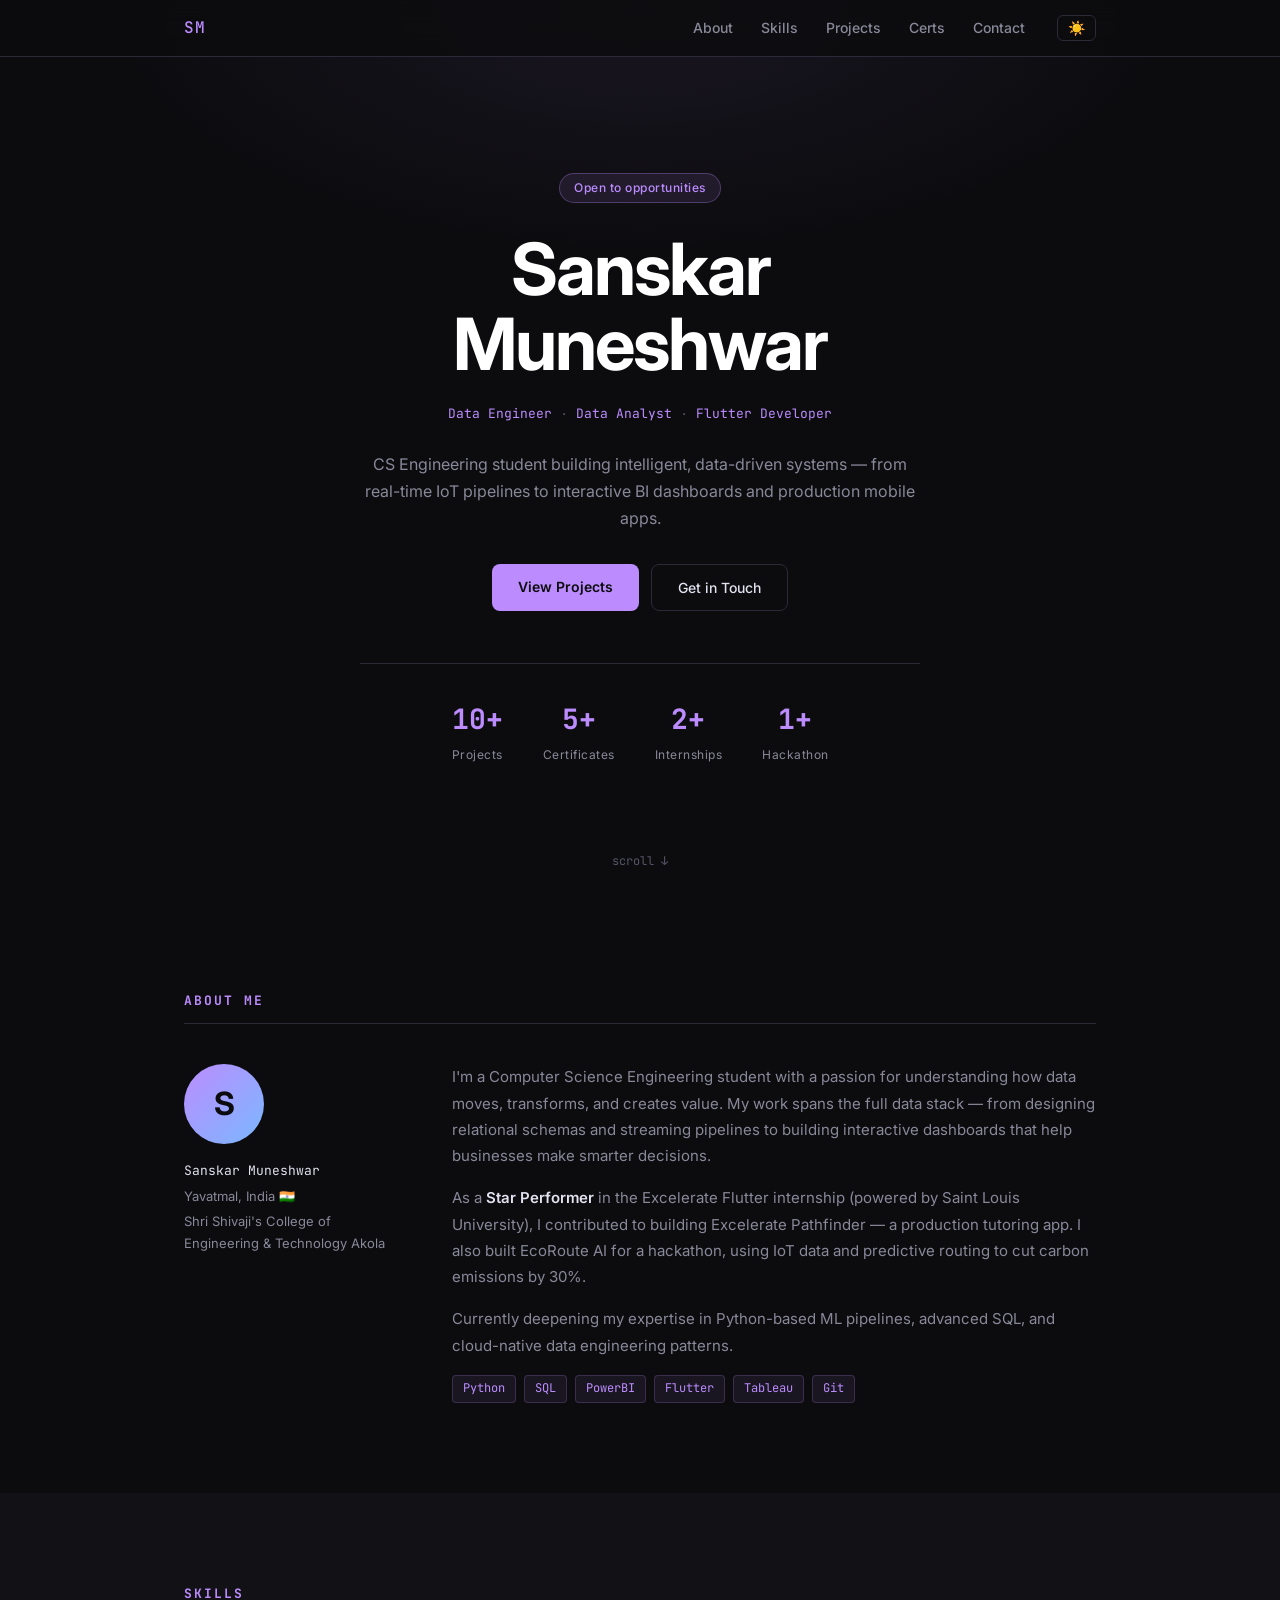
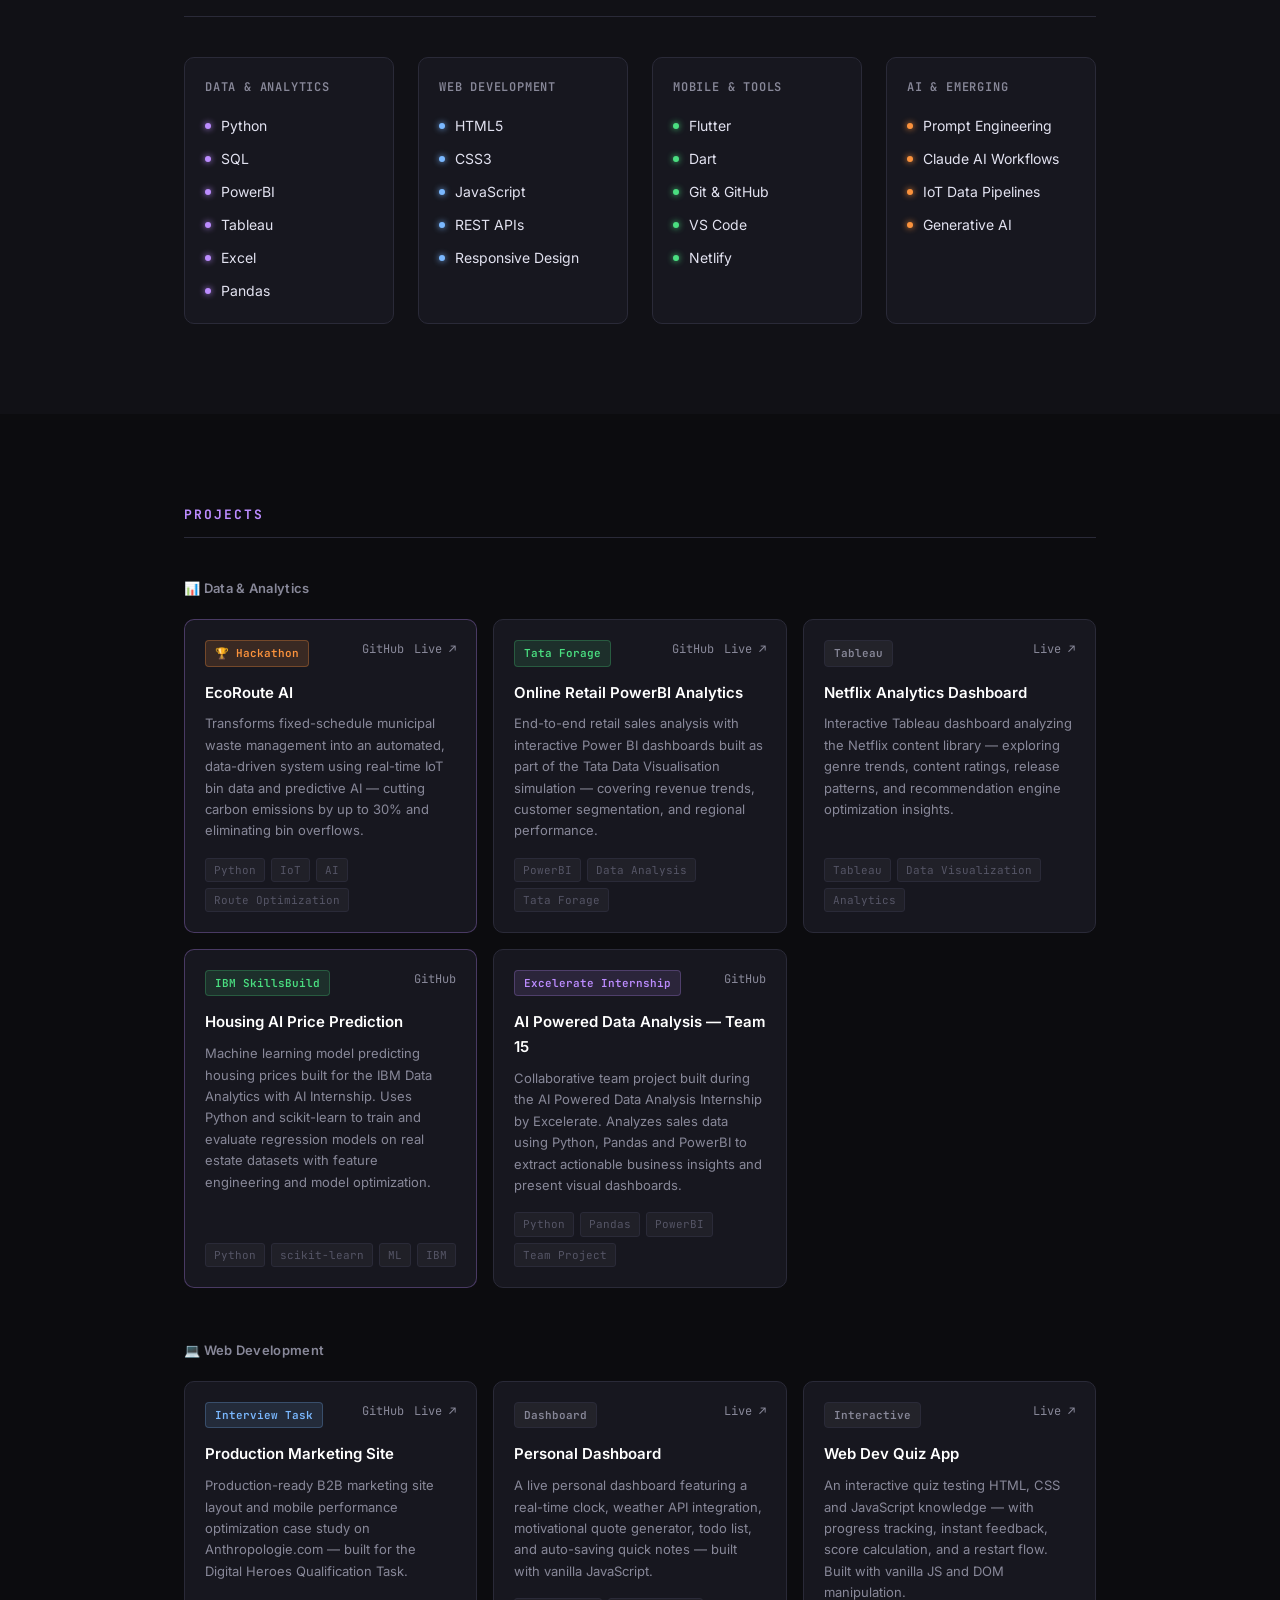
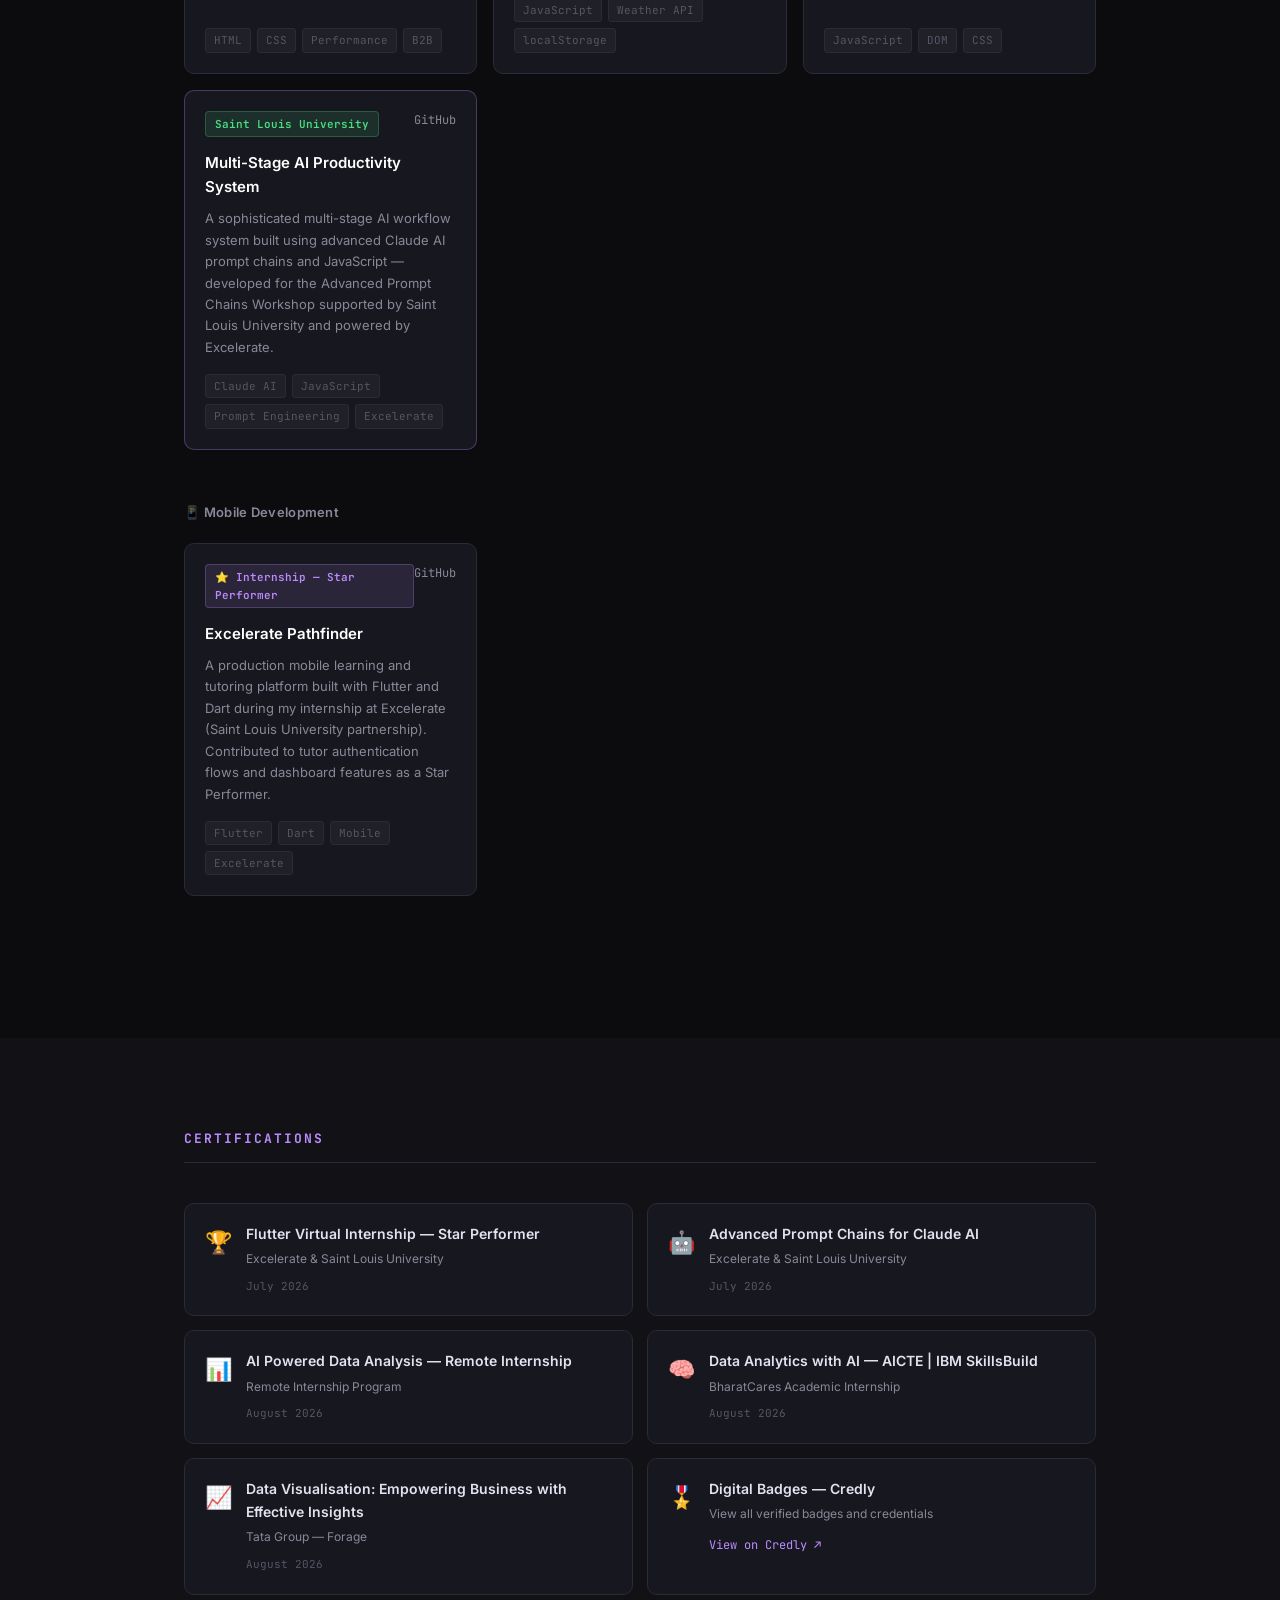
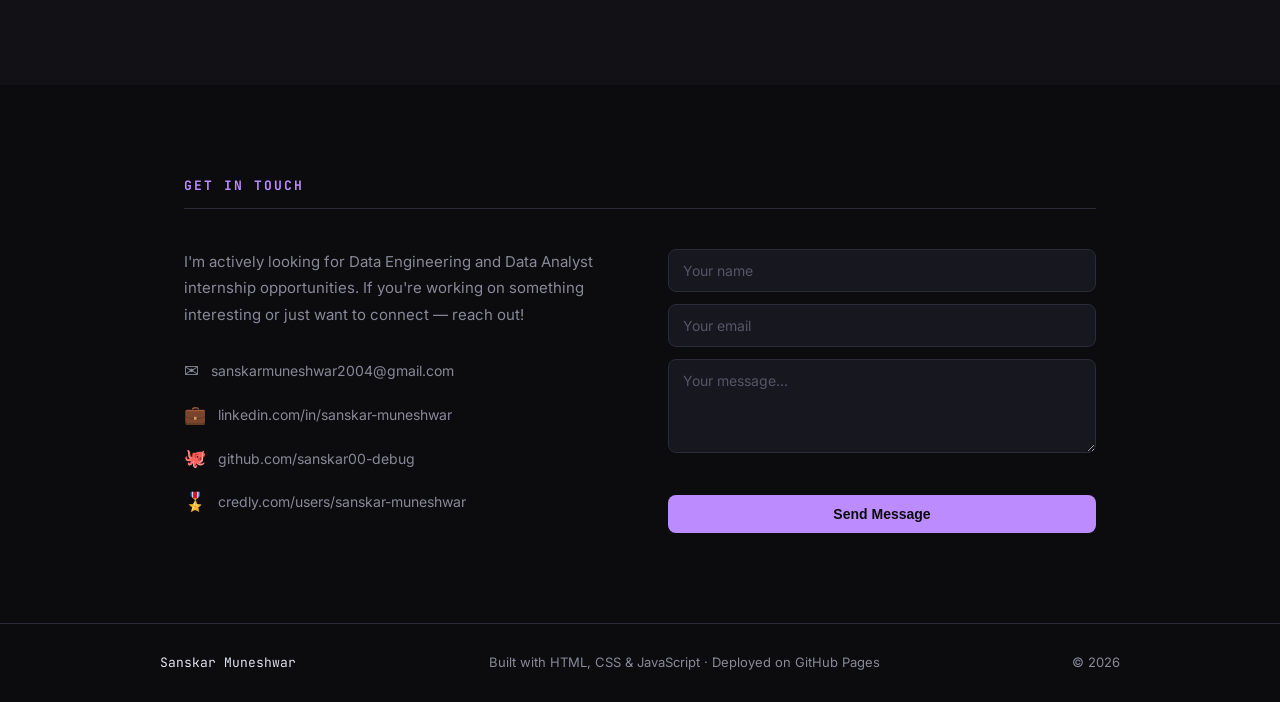
<file: index.html>
<!DOCTYPE html>
<html lang="en">
<head>
  <meta charset="UTF-8" />
  <meta name="viewport" content="width=device-width, initial-scale=1.0" />
  <title>Sanskar Muneshwar — Data Engineer & Analyst</title>
  <link rel="stylesheet" href="style.css" />
  <link rel="preconnect" href="https://fonts.googleapis.com" />
  <link href="https://fonts.googleapis.com/css2?family=Inter:wght@300;400;500;600;700&family=JetBrains+Mono:wght@400;500&display=swap" rel="stylesheet" />
</head>
<body>

  <!-- NAV -->
  <nav id="navbar">
    <div class="nav-inner">
      <span class="nav-logo">SM</span>
      <div class="nav-links">
        <a href="#about">About</a>
        <a href="#skills">Skills</a>
        <a href="#projects">Projects</a>
        <a href="#certifications">Certs</a>
        <a href="#contact">Contact</a>
      </div>
      <button class="theme-btn" id="themeBtn">☀️</button>
    </div>
  </nav>

  <!-- HERO -->
  <section class="hero">
    <div class="hero-inner">
      <div class="hero-badge">Open to opportunities</div>
      <h1 class="hero-name">Sanskar<br/>Muneshwar</h1>
      <div class="hero-roles">
        <span class="role-tag">Data Engineer</span>
        <span class="role-sep">·</span>
        <span class="role-tag">Data Analyst</span>
        <span class="role-sep">·</span>
        <span class="role-tag">Flutter Developer</span>
      </div>
      <p class="hero-bio">CS Engineering student building intelligent, data-driven systems — from real-time IoT pipelines to interactive BI dashboards and production mobile apps.</p>
      <div class="hero-actions">
        <a href="#projects" class="btn-primary">View Projects</a>
        <a href="#contact" class="btn-outline">Get in Touch</a>
      </div>
      <div class="hero-stats">
        <div class="stat-item">
          <span class="stat-num">10+</span>
          <span class="stat-lbl">Projects</span>
        </div>
        <div class="stat-item">
          <span class="stat-num">5</span>
          <span class="stat-lbl">Certificates</span>
        </div>
        <div class="stat-item">
          <span class="stat-num">2</span>
          <span class="stat-lbl">Internships</span>
        </div>
        <div class="stat-item">
          <span class="stat-num">1</span>
          <span class="stat-lbl">Hackathon</span>
        </div>
      </div>
    </div>
    <div class="hero-scroll">scroll ↓</div>
  </section>

  <!-- ABOUT -->
  <section id="about" class="section">
    <div class="container">
      <h2 class="section-title">About Me</h2>
      <div class="about-grid">
        <div class="about-avatar">
          <div class="avatar-circle">S</div>
          <div class="avatar-info">
            <p class="mono">Sanskar Muneshwar</p>
            <p class="subtle">Yavatmal, India 🇮🇳</p>
            <p class="subtle">Shri Shivaji's College of Engineering & Technology Akola</p>
          </div>
        </div>
        <div class="about-text">
          <p>I'm a Computer Science Engineering student with a passion for understanding how data moves, transforms, and creates value. My work spans the full data stack — from designing relational schemas and streaming pipelines to building interactive dashboards that help businesses make smarter decisions.</p>
          <p>As a <strong>Star Performer</strong> in the Excelerate Flutter internship (powered by Saint Louis University), I contributed to building Excelerate Pathfinder — a production tutoring app. I also built EcoRoute AI for a hackathon, using IoT data and predictive routing to cut carbon emissions by 30%.</p>
          <p>Currently deepening my expertise in Python-based ML pipelines, advanced SQL, and cloud-native data engineering patterns.</p>
          <div class="about-tags">
            <span>Python</span><span>SQL</span><span>PowerBI</span>
            <span>Flutter</span><span>Tableau</span><span>Git</span>
          </div>
        </div>
      </div>
    </div>
  </section>

  <!-- SKILLS -->
  <section id="skills" class="section section-alt">
    <div class="container">
      <h2 class="section-title">Skills</h2>
      <div class="skills-grid">

        <div class="skill-group">
          <h3 class="skill-group-title">Data & Analytics</h3>
          <div class="skill-list">
            <div class="skill-item"><span class="skill-dot dot-purple"></span>Python</div>
            <div class="skill-item"><span class="skill-dot dot-purple"></span>SQL</div>
            <div class="skill-item"><span class="skill-dot dot-purple"></span>PowerBI</div>
            <div class="skill-item"><span class="skill-dot dot-purple"></span>Tableau</div>
            <div class="skill-item"><span class="skill-dot dot-purple"></span>Excel</div>
            <div class="skill-item"><span class="skill-dot dot-purple"></span>Pandas</div>
          </div>
        </div>

        <div class="skill-group">
          <h3 class="skill-group-title">Web Development</h3>
          <div class="skill-list">
            <div class="skill-item"><span class="skill-dot dot-blue"></span>HTML5</div>
            <div class="skill-item"><span class="skill-dot dot-blue"></span>CSS3</div>
            <div class="skill-item"><span class="skill-dot dot-blue"></span>JavaScript</div>
            <div class="skill-item"><span class="skill-dot dot-blue"></span>REST APIs</div>
            <div class="skill-item"><span class="skill-dot dot-blue"></span>Responsive Design</div>
          </div>
        </div>

        <div class="skill-group">
          <h3 class="skill-group-title">Mobile & Tools</h3>
          <div class="skill-list">
            <div class="skill-item"><span class="skill-dot dot-green"></span>Flutter</div>
            <div class="skill-item"><span class="skill-dot dot-green"></span>Dart</div>
            <div class="skill-item"><span class="skill-dot dot-green"></span>Git & GitHub</div>
            <div class="skill-item"><span class="skill-dot dot-green"></span>VS Code</div>
            <div class="skill-item"><span class="skill-dot dot-green"></span>Netlify</div>
          </div>
        </div>

        <div class="skill-group">
          <h3 class="skill-group-title">AI & Emerging</h3>
          <div class="skill-list">
            <div class="skill-item"><span class="skill-dot dot-orange"></span>Prompt Engineering</div>
            <div class="skill-item"><span class="skill-dot dot-orange"></span>Claude AI Workflows</div>
            <div class="skill-item"><span class="skill-dot dot-orange"></span>IoT Data Pipelines</div>
            <div class="skill-item"><span class="skill-dot dot-orange"></span>Generative AI</div>
          </div>
        </div>

      </div>
    </div>
  </section>

  <!-- PROJECTS -->
  <section id="projects" class="section">
    <div class="container">
      <h2 class="section-title">Projects</h2>

      <!-- Data & Analytics -->
      <div class="project-category">
        <h3 class="cat-label">📊 Data & Analytics</h3>
        <div class="projects-row">

          <div class="project-card featured">
            <div class="project-top">
              <span class="project-badge hackathon">🏆 Hackathon</span>
              <div class="project-links">
                <a href="https://github.com/sanskar00-debug/EcoRoute-AI" target="_blank">GitHub</a>
                <a href="https://sanskar00-debug.github.io/EcoRoute-AI/" target="_blank">Live ↗</a>
              </div>
            </div>
            <h4>EcoRoute AI</h4>
            <p>Transforms fixed-schedule municipal waste management into an automated, data-driven system using real-time IoT bin data and predictive AI — cutting carbon emissions by up to 30% and eliminating bin overflows.</p>
            <div class="project-tags">
              <span>Python</span><span>IoT</span><span>AI</span><span>Route Optimization</span>
            </div>
          </div>

          <div class="project-card">
            <div class="project-top">
              <span class="project-badge cert">Tata Forage</span>
              <div class="project-links">
                <a href="https://github.com/sanskar00-debug/online-retail-powerbi-analytics" target="_blank">GitHub</a>
                <a href="https://sanskar00-debug.github.io/online-retail-powerbi-analytics/" target="_blank">Live ↗</a>
              </div>
            </div>
            <h4>Online Retail PowerBI Analytics</h4>
            <p>End-to-end retail sales analysis with interactive Power BI dashboards built as part of the Tata Data Visualisation simulation — covering revenue trends, customer segmentation, and regional performance.</p>
            <div class="project-tags">
              <span>PowerBI</span><span>Data Analysis</span><span>Tata Forage</span>
            </div>
          </div>

          <div class="project-card">
            <div class="project-top">
              <span class="project-badge">Tableau</span>
              <div class="project-links">
                <a href="https://sanskar00-debug.github.io/netflix-analytics-dashboard/" target="_blank">Live ↗</a>
              </div>
            </div>
            <h4>Netflix Analytics Dashboard</h4>
            <p>Interactive Tableau dashboard analyzing the Netflix content library — exploring genre trends, content ratings, release patterns, and recommendation engine optimization insights.</p>
            <div class="project-tags">
              <span>Tableau</span><span>Data Visualization</span><span>Analytics</span>
            </div>
          </div>

          <div class="project-card featured">
            <div class="project-top">
              <span class="project-badge cert">IBM SkillsBuild</span>
              <div class="project-links">
                <a href="https://github.com/sanskar00-debug/IBM-SkillsBuild-Housing-AI-Prediction" target="_blank">GitHub</a>
              </div>
            </div>
            <h4>Housing AI Price Prediction</h4>
            <p>Machine learning model predicting housing prices built for the IBM Data Analytics with AI Internship. Uses Python and scikit-learn to train and evaluate regression models on real estate datasets with feature engineering and model optimization.</p>
            <div class="project-tags">
              <span>Python</span><span>scikit-learn</span><span>ML</span><span>IBM</span>
            </div>
          </div>

          <div class="project-card">
            <div class="project-top">
              <span class="project-badge internship">Excelerate Internship</span>
              <div class="project-links">
                <a href="https://github.com/sanskar00-debug/AI-Powered-Data-Analysis-Team-15" target="_blank">GitHub</a>
              </div>
            </div>
            <h4>AI Powered Data Analysis — Team 15</h4>
            <p>Collaborative team project built during the AI Powered Data Analysis Internship by Excelerate. Analyzes sales data using Python, Pandas and PowerBI to extract actionable business insights and present visual dashboards.</p>
            <div class="project-tags">
              <span>Python</span><span>Pandas</span><span>PowerBI</span><span>Team Project</span>
            </div>
          </div>

        </div>
      </div>

      <!-- Web Development -->
      <div class="project-category">
        <h3 class="cat-label">💻 Web Development</h3>
        <div class="projects-row">

          <div class="project-card">
            <div class="project-top">
              <span class="project-badge interview">Interview Task</span>
              <div class="project-links">
                <a href="https://github.com/sanskar00-debug/production-marketing-site" target="_blank">GitHub</a>
                <a href="https://sanskar-digital-heroes.netlify.app/" target="_blank">Live ↗</a>
              </div>
            </div>
            <h4>Production Marketing Site</h4>
            <p>Production-ready B2B marketing site layout and mobile performance optimization case study on Anthropologie.com — built for the Digital Heroes Qualification Task.</p>
            <div class="project-tags">
              <span>HTML</span><span>CSS</span><span>Performance</span><span>B2B</span>
            </div>
          </div>

          <div class="project-card">
            <div class="project-top">
              <span class="project-badge">Dashboard</span>
              <div class="project-links">
                <a href="https://sanskar00-debug.github.io/my-portfolio/dashboard/dashboard.html" target="_blank">Live ↗</a>
              </div>
            </div>
            <h4>Personal Dashboard</h4>
            <p>A live personal dashboard featuring a real-time clock, weather API integration, motivational quote generator, todo list, and auto-saving quick notes — built with vanilla JavaScript.</p>
            <div class="project-tags">
              <span>JavaScript</span><span>Weather API</span><span>localStorage</span>
            </div>
          </div>

          <div class="project-card">
            <div class="project-top">
              <span class="project-badge">Interactive</span>
              <div class="project-links">
                <a href="https://sanskar00-debug.github.io/my-portfolio/quiz/quiz.html" target="_blank">Live ↗</a>
              </div>
            </div>
            <h4>Web Dev Quiz App</h4>
            <p>An interactive quiz testing HTML, CSS and JavaScript knowledge — with progress tracking, instant feedback, score calculation, and a restart flow. Built with vanilla JS and DOM manipulation.</p>
            <div class="project-tags">
              <span>JavaScript</span><span>DOM</span><span>CSS</span>
            </div>
          </div>

          <div class="project-card featured">
            <div class="project-top">
              <span class="project-badge cert">Saint Louis University</span>
              <div class="project-links">
                <a href="https://github.com/sanskar00-debug/Multi-Stage-AI-Productivity-System" target="_blank">GitHub</a>
              </div>
            </div>
            <h4>Multi-Stage AI Productivity System</h4>
            <p>A sophisticated multi-stage AI workflow system built using advanced Claude AI prompt chains and JavaScript — developed for the Advanced Prompt Chains Workshop supported by Saint Louis University and powered by Excelerate.</p>
            <div class="project-tags">
              <span>Claude AI</span><span>JavaScript</span><span>Prompt Engineering</span><span>Excelerate</span>
            </div>
          </div>

        </div>
      </div>

      <!-- Mobile -->
      <div class="project-category">
        <h3 class="cat-label">📱 Mobile Development</h3>
        <div class="projects-row">

          <div class="project-card">
            <div class="project-top">
              <span class="project-badge internship">⭐ Internship — Star Performer</span>
              <div class="project-links">
                <a href="https://github.com/Jumoke1/excelerate-mobile-team4" target="_blank">GitHub</a>
              </div>
            </div>
            <h4>Excelerate Pathfinder</h4>
            <p>A production mobile learning and tutoring platform built with Flutter and Dart during my internship at Excelerate (Saint Louis University partnership). Contributed to tutor authentication flows and dashboard features as a Star Performer.</p>
            <div class="project-tags">
              <span>Flutter</span><span>Dart</span><span>Mobile</span><span>Excelerate</span>
            </div>
          </div>

        </div>
      </div>

    </div>
  </section>

  <!-- CERTIFICATIONS -->
  <section id="certifications" class="section section-alt">
    <div class="container">
      <h2 class="section-title">Certifications</h2>
      <div class="certs-grid">

        <div class="cert-card">
          <div class="cert-icon">🏆</div>
          <div class="cert-info">
            <h4>Flutter Virtual Internship — Star Performer</h4>
            <p>Excelerate & Saint Louis University</p>
            <span class="cert-date">July 2026</span>
          </div>
        </div>

        <div class="cert-card">
          <div class="cert-icon">🤖</div>
          <div class="cert-info">
            <h4>Advanced Prompt Chains for Claude AI</h4>
            <p>Excelerate & Saint Louis University</p>
            <span class="cert-date">July 2026</span>
          </div>
        </div>

        <div class="cert-card">
          <div class="cert-icon">📊</div>
          <div class="cert-info">
            <h4>AI Powered Data Analysis — Remote Internship</h4>
            <p>Remote Internship Program</p>
            <span class="cert-date">August 2026</span>
          </div>
        </div>

        <div class="cert-card">
          <div class="cert-icon">🧠</div>
          <div class="cert-info">
            <h4>Data Analytics with AI — AICTE | IBM SkillsBuild</h4>
            <p>BharatCares Academic Internship</p>
            <span class="cert-date">August 2026</span>
          </div>
        </div>

        <div class="cert-card">
          <div class="cert-icon">📈</div>
          <div class="cert-info">
            <h4>Data Visualisation: Empowering Business with Effective Insights</h4>
            <p>Tata Group — Forage</p>
            <span class="cert-date">August 2026</span>
          </div>
        </div>

        <div class="cert-card credly-card">
          <div class="cert-icon">🎖️</div>
          <div class="cert-info">
            <h4>Digital Badges — Credly</h4>
            <p>View all verified badges and credentials</p>
            <a href="https://www.credly.com/users/sanskar-muneshwar" target="_blank" class="cert-link">View on Credly ↗</a>
          </div>
        </div>

      </div>
    </div>
  </section>

  <!-- CONTACT -->
  <section id="contact" class="section">
    <div class="container">
      <h2 class="section-title">Get in Touch</h2>
      <div class="contact-wrapper">
        <div class="contact-left">
          <p class="contact-intro">I'm actively looking for Data Engineering and Data Analyst internship opportunities. If you're working on something interesting or just want to connect — reach out!</p>
          <div class="contact-links">
            <a href="mailto:sanskarmuneshwar2004@gmail.com" class="contact-item">
              <span class="contact-icon">✉️</span>
              <span>sanskarmuneshwar2004@gmail.com</span>
            </a>
            <a href="https://www.linkedin.com/in/sanskar-muneshwar-3173b6351" target="_blank" class="contact-item">
              <span class="contact-icon">💼</span>
              <span>linkedin.com/in/sanskar-muneshwar</span>
            </a>
            <a href="https://github.com/sanskar00-debug" target="_blank" class="contact-item">
              <span class="contact-icon">🐙</span>
              <span>github.com/sanskar00-debug</span>
            </a>
            <a href="https://www.credly.com/users/sanskar-muneshwar" target="_blank" class="contact-item">
              <span class="contact-icon">🎖️</span>
              <span>credly.com/users/sanskar-muneshwar</span>
            </a>
          </div>
        </div>
        <div class="contact-right">
          <form class="contact-form" onsubmit="handleForm(event)">
            <input type="text" id="nameInput" placeholder="Your name" required />
            <input type="email" id="emailInput" placeholder="Your email" required />
            <textarea id="msgInput" placeholder="Your message..." rows="4" required></textarea>
            <p id="formMsg"></p>
            <button type="submit" class="btn-primary full-width">Send Message</button>
          </form>
        </div>
      </div>
    </div>
  </section>

  <!-- FOOTER -->
  <footer>
    <div class="footer-inner">
      <span class="mono">Sanskar Muneshwar</span>
      <span class="subtle">Built with HTML, CSS & JavaScript · Deployed on GitHub Pages</span>
      <span class="subtle">© 2026</span>
    </div>
  </footer>

  <script src="script.js"></script>
</body>
</html>
</file>
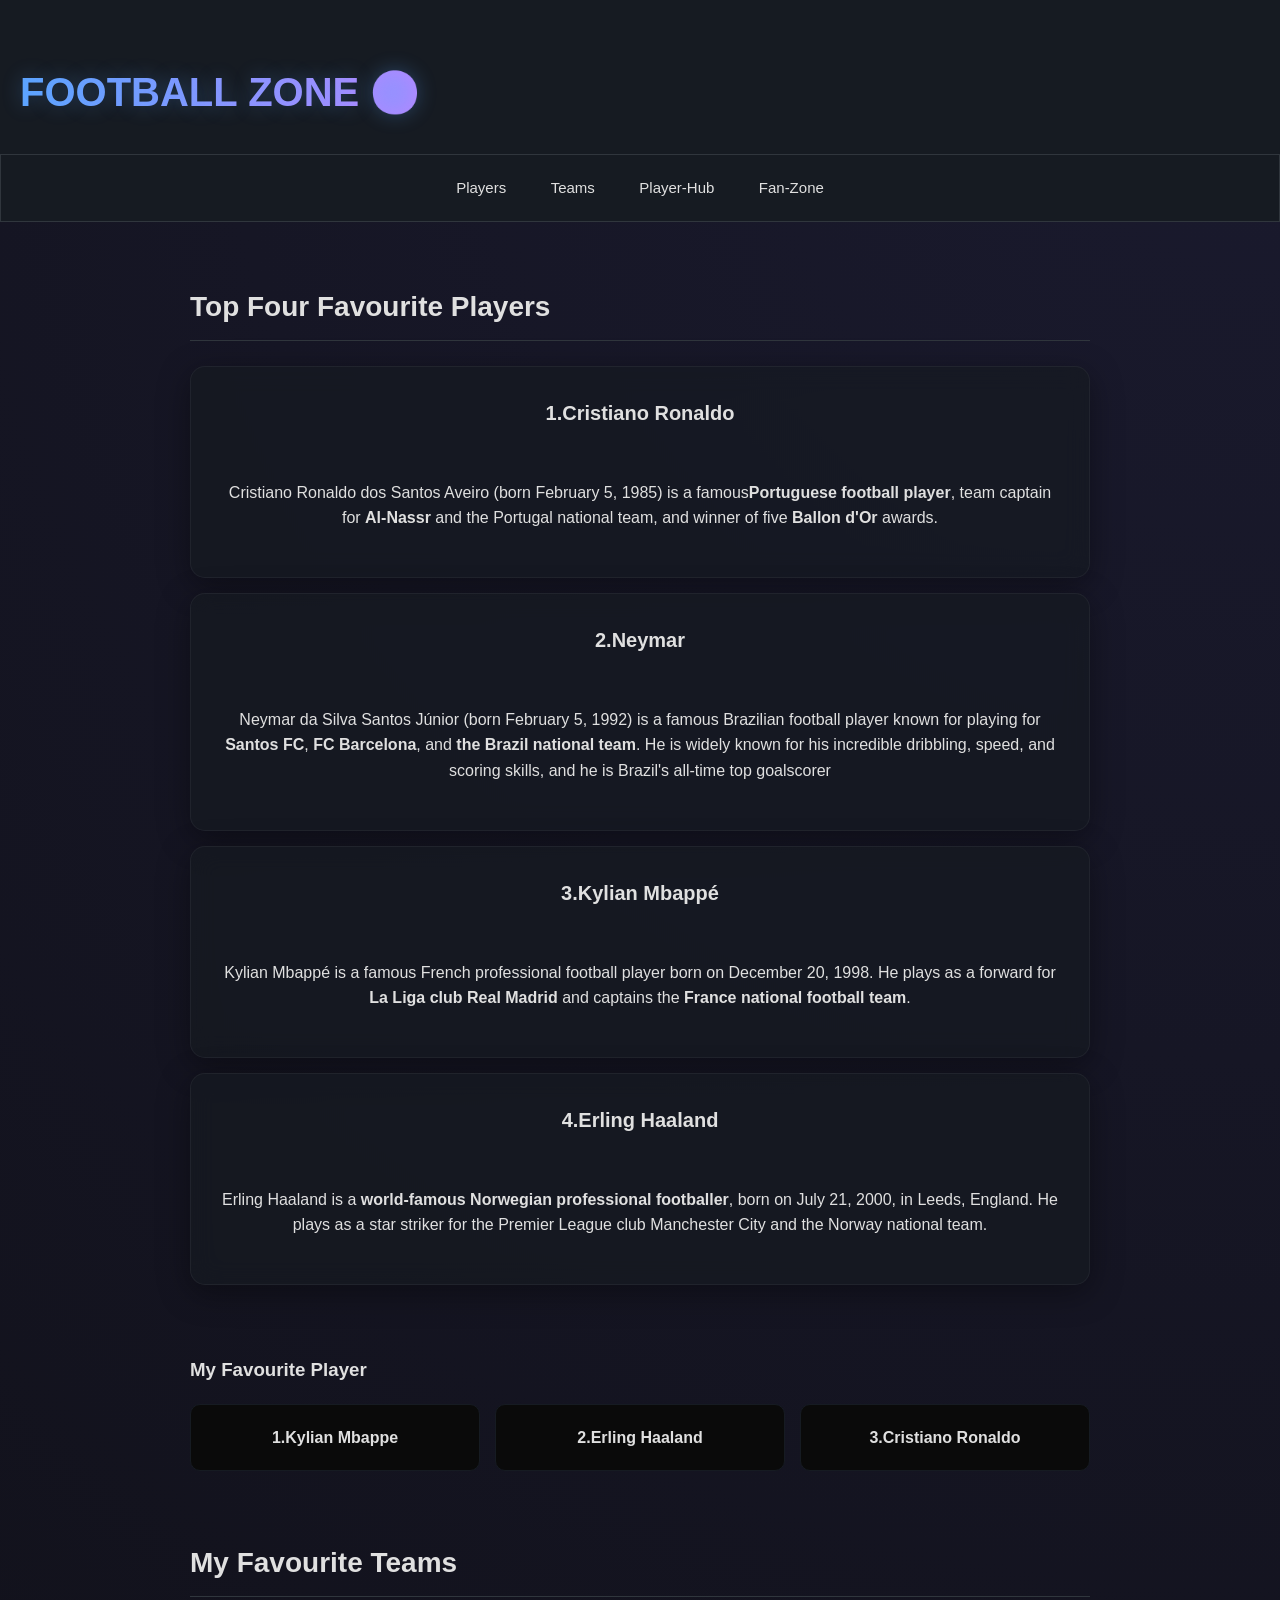
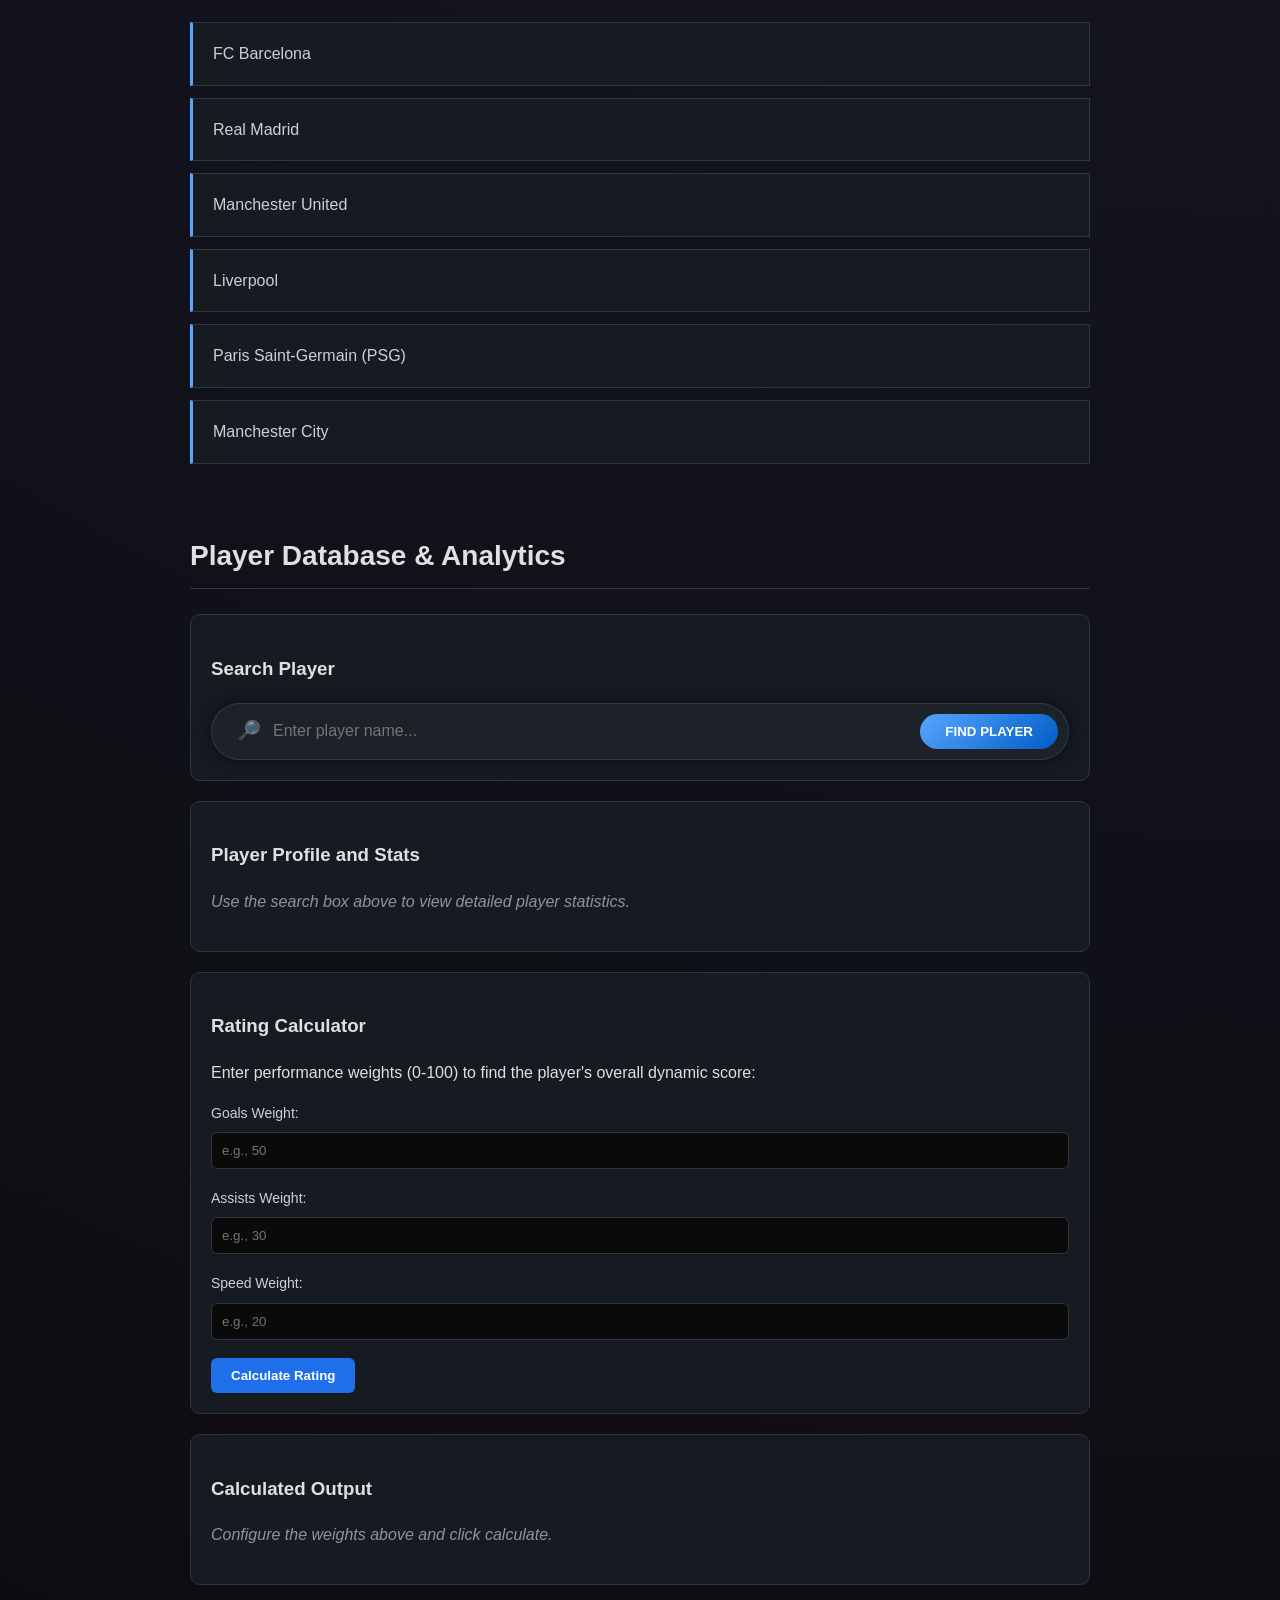
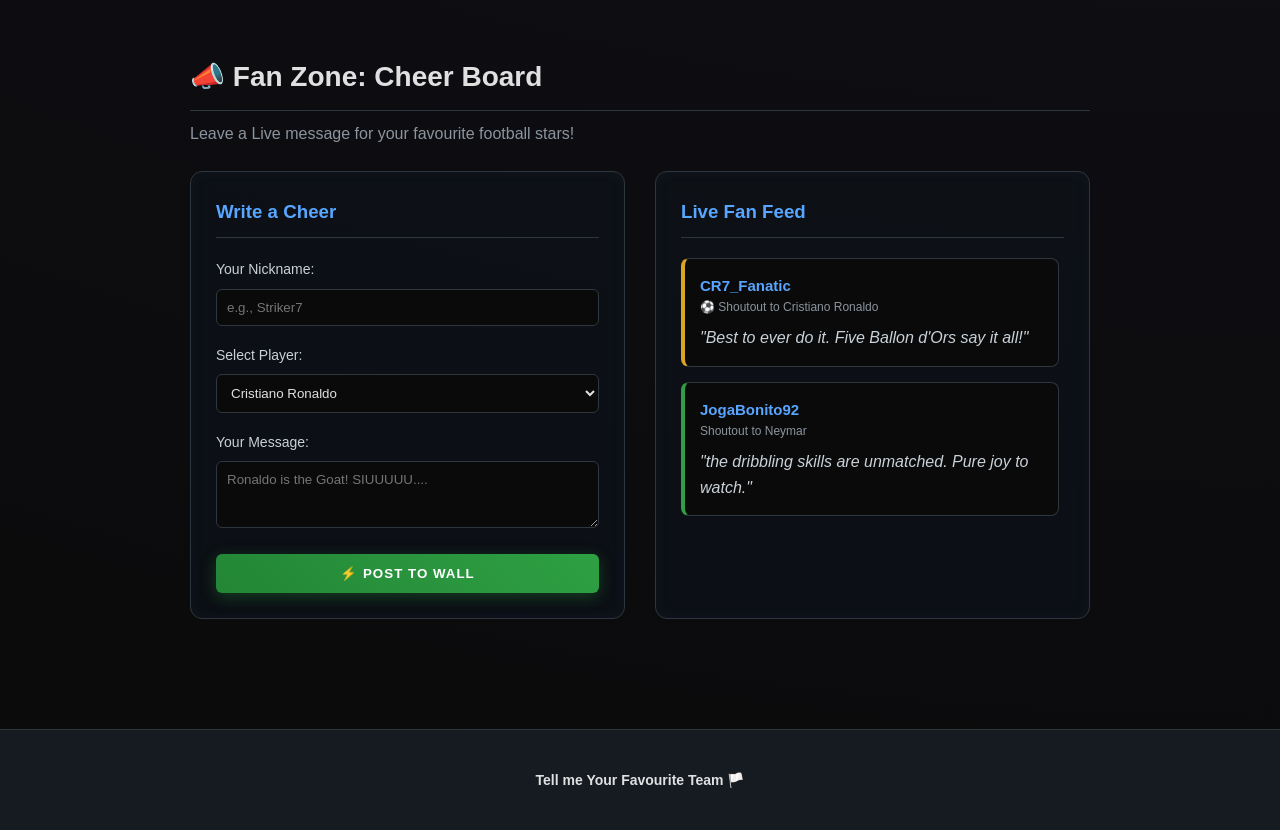
<file: Football Zone/index.html>
<!DOCTYPE html>
<html>
    <head>
        <title>Football Zone</title>
        <link rel="stylesheet" href="style.css" />
    </head>
    <body>
        <header>
            <h1 id="mainTitle">FOOTBALL ZONE ⚽</h1>
        </header>

        <nav>
            <a href="#players">Players</a>
            <a href="#teams">Teams</a>
            <a href="#player-hub">Player-Hub</a>
            <a href="#fan-zone">Fan-Zone</a>
        </nav>

        <main>
            
            <section id="players">
                <h2> Top Four Favourite Players</h2>
                <div class="players-grid">
                </div>

                <div class="player-card">
                <h2>1.Cristiano Ronaldo</h2>
                    <p>Cristiano Ronaldo dos Santos Aveiro (born February 5, 1985) is a famous<strong>Portuguese football player</strong>, team captain for <strong>Al-Nassr</strong> and the Portugal national team, and winner of five <strong>Ballon d'Or</strong> awards.</p>
                </div> 

                <div class="player-card">
                <h2>2.Neymar</h2>
                    <p>Neymar da Silva Santos Júnior (born February 5, 1992) is a famous Brazilian football player known for playing for <strong>Santos FC</strong>, <strong>FC Barcelona</strong>, and <strong>the Brazil national team</strong>. He is widely known for his incredible dribbling, speed, and scoring skills, and he is Brazil's all-time top goalscorer</p>
                </div>

                <div class="player-card">
                <h2>3.Kylian Mbappé</h2>
                <p>Kylian Mbappé is a famous French professional football player born on December 20, 1998. He plays as a forward for <strong>La Liga club Real Madrid</strong> and captains the <strong> France national football team</strong>.</p>
                </div>
                 
                <div class="player-card">
                <h2>4.Erling Haaland</h2>
                    <p>Erling Haaland is a <strong>world-famous Norwegian professional footballer</strong>, born on July 21, 2000, in Leeds, England. He plays as a star striker for the Premier League club Manchester City and the Norway national team.</p>
                </div>
            </section>

            <section id="Favourite Player">
                <h3>My Favourite Player</h3>
                <div class="favourite-box">
                    <div class="favourite-item">1.Kylian Mbappe</div>
                    <div class="favourite-item">2.Erling Haaland</div>
                    <div class="favourite-item">3.Cristiano Ronaldo</div>
                </div>
            </section>
            
            <section id="teams">
                <h2>My Favourite Teams</h2>
                <ol class="team-list">
                    <li>FC Barcelona</li>
                    <li>Real Madrid</li>
                    <li>Manchester United</li>
                    <li>Liverpool</li>
                    <li>Paris Saint-Germain (PSG)</li>
                    <li>Manchester City</li>
                </ol>
            </section>

            <!-- Player Database -->
             <section id="player-hub">
                <h2>Player Database & Analytics</h2>

                <!-- 1. Player search box -->
                 <div class="search-container">
                    <h3>Search Player</h3>
                    <div class="search-wrapper">
                        <div class="search-input-group">
                        <span class="search-icon">🔎</span>
                        <input type="text" id="playerSearch" placeholder="Enter player name..." />
                        </div>
                        <button id="searchBtn">Find player</button>
                    </div>
                 </div>

                 <!-- 2. Stats Display Area -->
                  <div class="stats-container">
                    <h3> Player Profile and Stats</h3>
                    <div id="statsDisplay">
                       <p class="placeholder-text">Use the search box above to view detailed player statistics.</p>
                    </div>
                  </div>

                  <!-- 3. Rating Calculator -->
                   <div class="calculator-container">
                    <h3>Rating Calculator</h3>
                    <p>Enter performance weights (0-100) to find the player's overall dynamic score:</p>
                    <div class="calc-form">
                        <div class="form-group">
                            <label for="weightGoals">Goals Weight:</label>
                            <input type="number" id="weightGoals" min="0" max="100" placeholder="e.g., 50" />
                        </div>
                        <div class="form-group">
                            <label for="weightAssits">Assists Weight:</label>
                            <input type="number" id="weightAssits" min="0" max="100" placeholder="e.g., 30" />
                        </div>
                        <div class="form-group">
                            <label for="weightSpeeds">Speed Weight:</label>
                            <input type="number" id="weightSpeed" min="0" max="100" placeholder="e.g., 20" />
                        </div>
                        <button id="calculateBtn">Calculate Rating</button>
                    </div>
                   </div>

                   <!-- 4. Results section -->
                    <div class="results-container">
                        <h3>Calculated Output</h3>
                        <div id="resultsDisplay">
                        <p class="placeholder-text">Configure the weights above and click calculate.</p> 
                    </div>
                    </div>
             </section>
             <!-- IINTERACTIVE FAN CHEER WALL -->
              <section id="fan-zone">
                <h2>📣 Fan Zone: Cheer Board</h2>
                <p class="section-subtitle">Leave a Live message for your favourite football stars!</p>

                <div class="fanzone-container">
                    <!-- Form Side -->
                     <div class="cheer-form-box">
                        <h3>Write a Cheer</h3>

                        <div class="form-group">
                            <label for="fanName">Your Nickname:</label>
                            <input type="text" id="fanName" placeholder="e.g., Striker7" required />
                        </div>

                        <div class="form-group">
                            <label for="cheerPlayer">Select Player:</label>
                            <select id="cheerPlayer">
                                <option value="Cristiano Ronaldo">Cristiano Ronaldo</option>
                                <option value="Neymar">Neymar</option>
                                <option value="Kylian Mbappe">Kylian Mbappe</option>
                                <option value="Erling Haaland">Erling Haaland</option>
                                <option value="Others">Other Team / Player</option>
                            </select>
                        </div>
                        
                        <div class="form-group">
                            <label for="fanMessage">Your Message:</label>
                            <textarea id="fanMessage" placeholder="Ronaldo is the Goat! SIUUUUU...." rows="3" required></textarea>
                        </div>
                        <button id="postCheerBtn">⚡ Post to Wall</button>
                     </div>

                     <!-- Live Wall Side -->
                      <div class="cheer-wall-box">
                        <h3>Live Fan Feed</h3>
                        <div id="liveCheerFeed">
                            <!-- Pre-loaded sample cheers to show how it looks -->
                             <div class="cheer-card ronaldo-theme">
                                <h4>CR7_Fanatic <span>⚽ Shoutout to Cristiano Ronaldo</span></h4>
                                <p>"Best to ever do it. Five Ballon d'Ors say it all!"</p>
                             </div>
                             <div class="cheer-card neymar-theme">
                                <h4>JogaBonito92 <span> Shoutout to Neymar</span></h4>
                                <p>"the dribbling skills are unmatched. Pure joy to watch."</p>
                             </div>
                        </div>
                      </div>
                </div>
              </section>
        </main>

        <footer>
            <p><strong><itallic>Tell me Your Favourite Team 🏳️</itallic></strong></p>
        </footer>
        <script src="script.js"></script>
    </body>
</html>
</file>
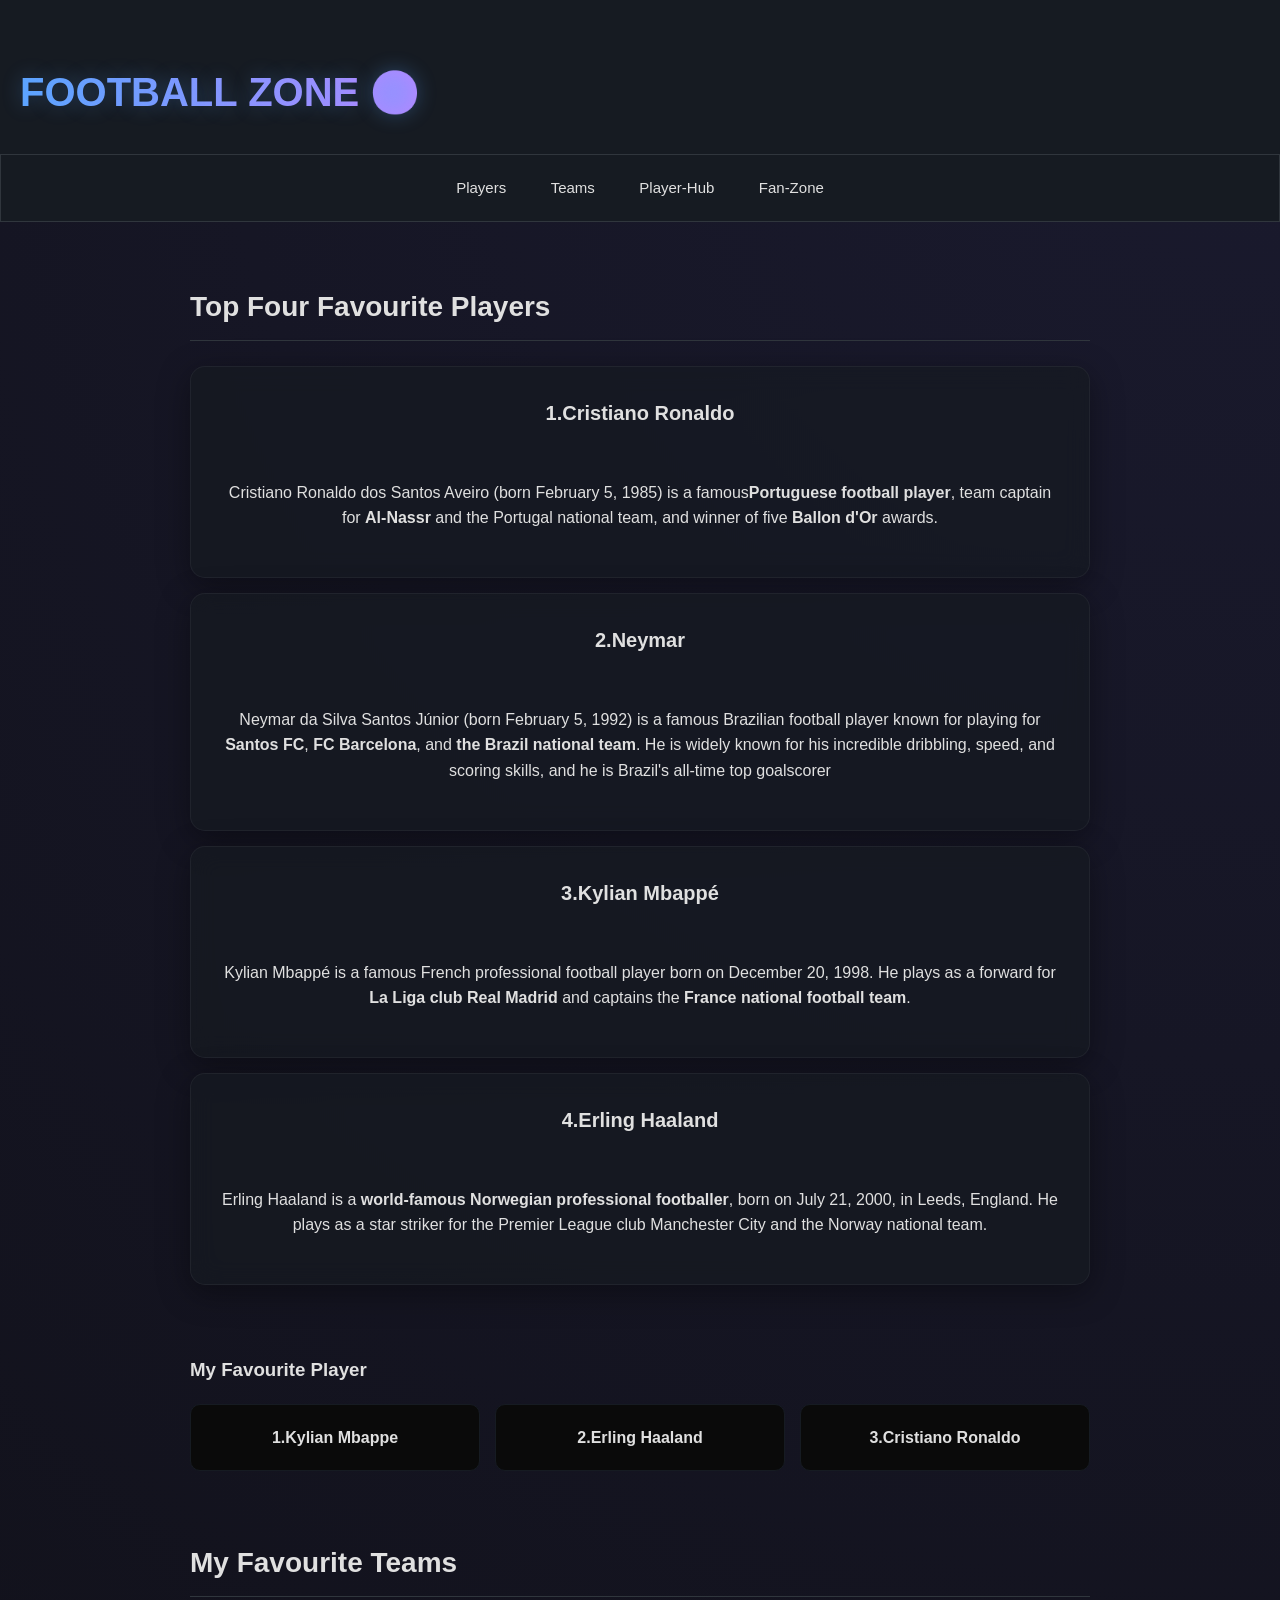
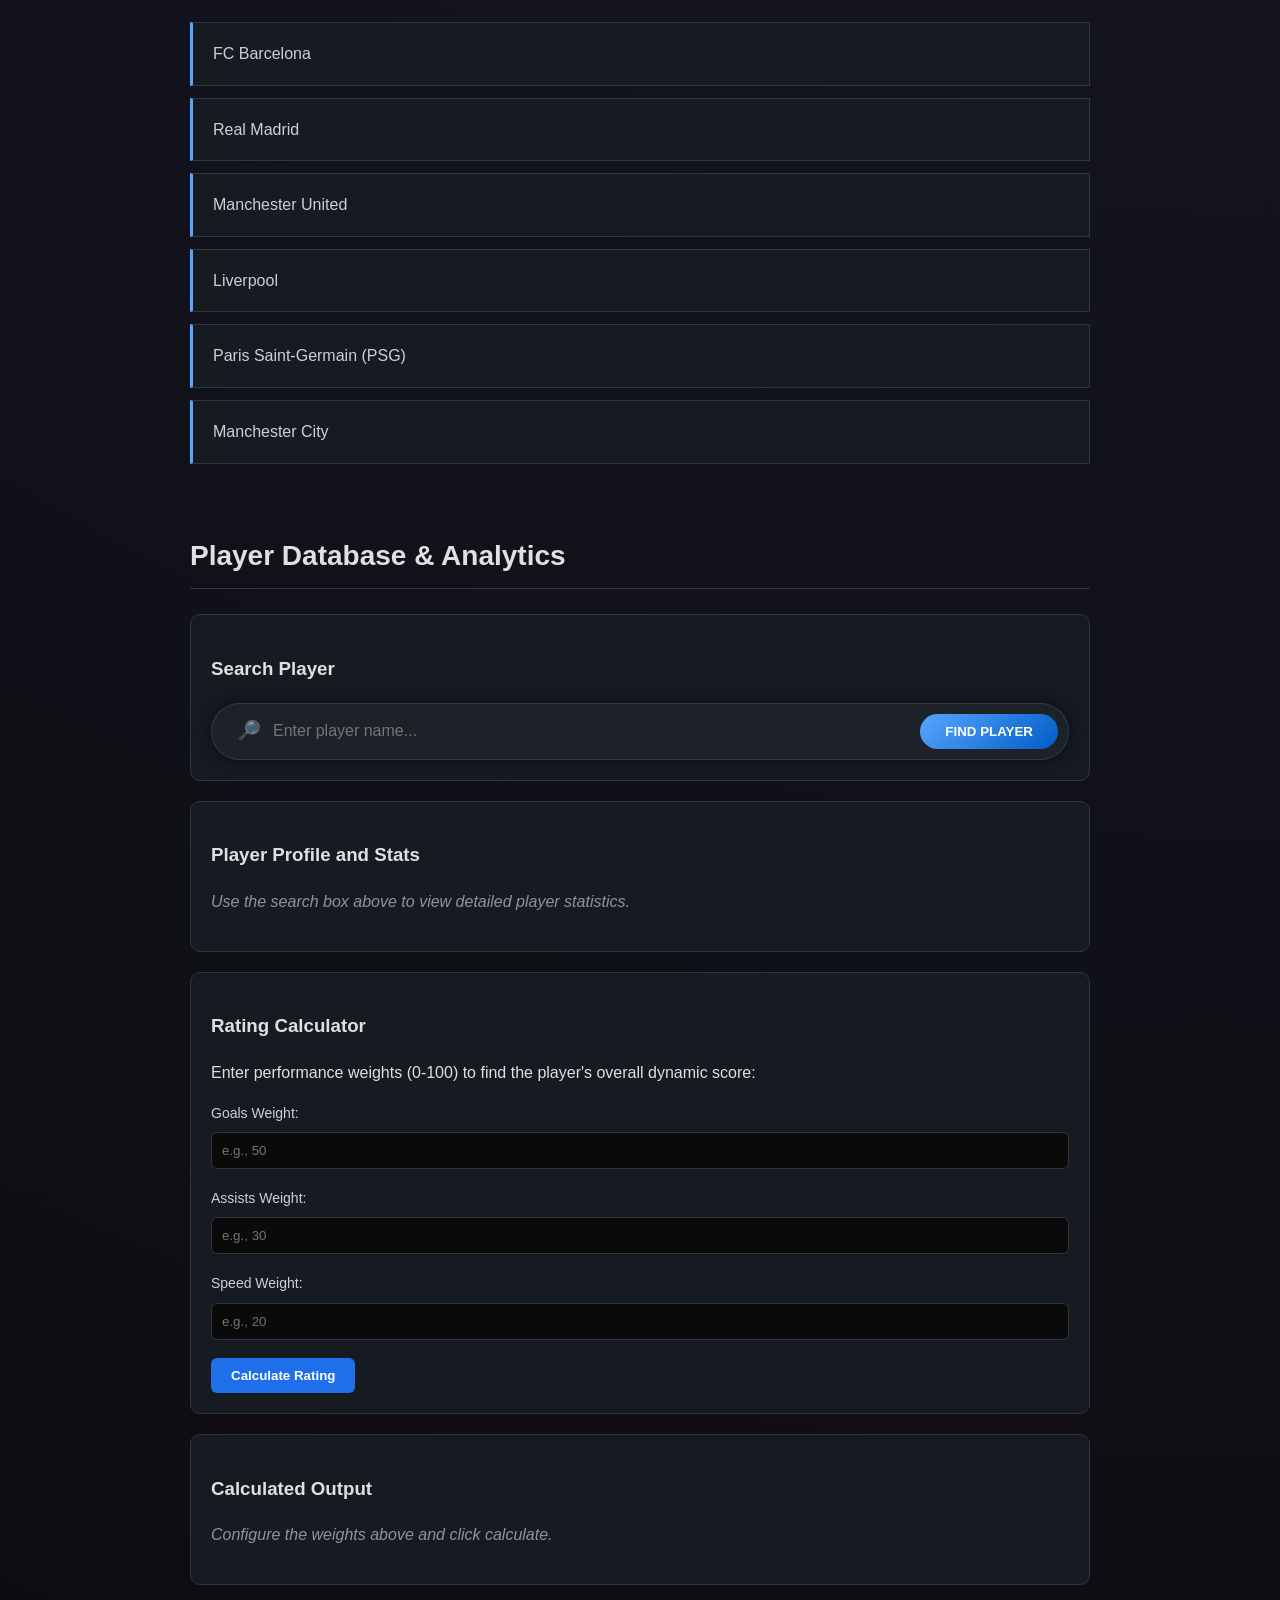
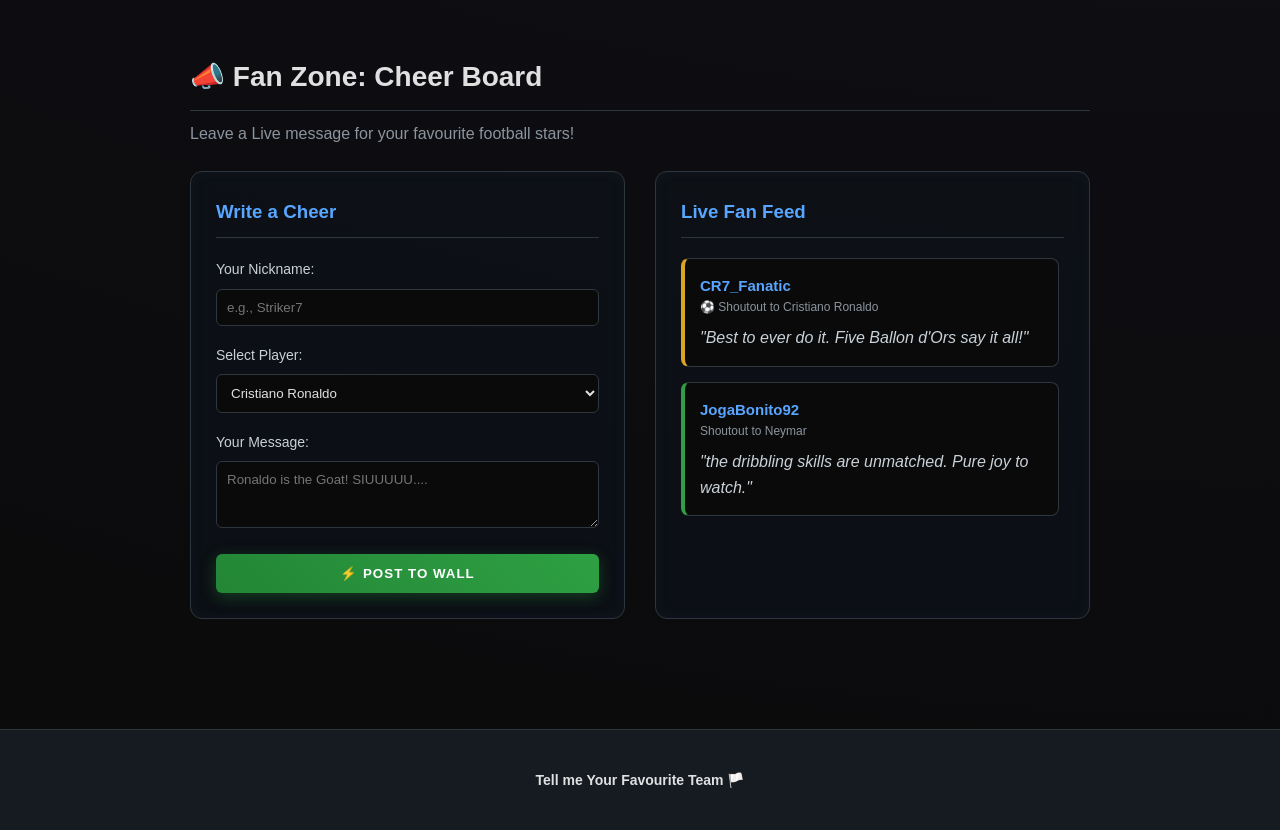
<file: football-zone/index.html>
<!DOCTYPE html>
<html>
    <head>
        <title>football-zone</title>
        <link rel="stylesheet" href="style.css" />
    </head>
    <body>
        <header>
            <h1 id="mainTitle">FOOTBALL ZONE ⚽</h1>
        </header>

        <nav>
            <a href="#players">Players</a>
            <a href="#teams">Teams</a>
            <a href="#player-hub">Player-Hub</a>
            <a href="#fan-zone">Fan-Zone</a>
        </nav>

        <main>
            
            <section id="players">
                <h2> Top Four Favourite Players</h2>
                <div class="players-grid">
                </div>

                <div class="player-card">
                <h2>1.Cristiano Ronaldo</h2>
                    <p>Cristiano Ronaldo dos Santos Aveiro (born February 5, 1985) is a famous<strong>Portuguese football player</strong>, team captain for <strong>Al-Nassr</strong> and the Portugal national team, and winner of five <strong>Ballon d'Or</strong> awards.</p>
                </div> 

                <div class="player-card">
                <h2>2.Neymar</h2>
                    <p>Neymar da Silva Santos Júnior (born February 5, 1992) is a famous Brazilian football player known for playing for <strong>Santos FC</strong>, <strong>FC Barcelona</strong>, and <strong>the Brazil national team</strong>. He is widely known for his incredible dribbling, speed, and scoring skills, and he is Brazil's all-time top goalscorer</p>
                </div>

                <div class="player-card">
                <h2>3.Kylian Mbappé</h2>
                <p>Kylian Mbappé is a famous French professional football player born on December 20, 1998. He plays as a forward for <strong>La Liga club Real Madrid</strong> and captains the <strong> France national football team</strong>.</p>
                </div>
                 
                <div class="player-card">
                <h2>4.Erling Haaland</h2>
                    <p>Erling Haaland is a <strong>world-famous Norwegian professional footballer</strong>, born on July 21, 2000, in Leeds, England. He plays as a star striker for the Premier League club Manchester City and the Norway national team.</p>
                </div>
            </section>

            <section id="Favourite Player">
                <h3>My Favourite Player</h3>
                <div class="favourite-box">
                    <div class="favourite-item">1.Kylian Mbappe</div>
                    <div class="favourite-item">2.Erling Haaland</div>
                    <div class="favourite-item">3.Cristiano Ronaldo</div>
                </div>
            </section>
            
            <section id="teams">
                <h2>My Favourite Teams</h2>
                <ol class="team-list">
                    <li>FC Barcelona</li>
                    <li>Real Madrid</li>
                    <li>Manchester United</li>
                    <li>Liverpool</li>
                    <li>Paris Saint-Germain (PSG)</li>
                    <li>Manchester City</li>
                </ol>
            </section>

            <!-- Player Database -->
             <section id="player-hub">
                <h2>Player Database & Analytics</h2>

                <!-- 1. Player search box -->
                 <div class="search-container">
                    <h3>Search Player</h3>
                    <div class="search-wrapper">
                        <div class="search-input-group">
                        <span class="search-icon">🔎</span>
                        <input type="text" id="playerSearch" placeholder="Enter player name..." />
                        </div>
                        <button id="searchBtn">Find player</button>
                    </div>
                 </div>

                 <!-- 2. Stats Display Area -->
                  <div class="stats-container">
                    <h3> Player Profile and Stats</h3>
                    <div id="statsDisplay">
                       <p class="placeholder-text">Use the search box above to view detailed player statistics.</p>
                    </div>
                  </div>

                  <!-- 3. Rating Calculator -->
                   <div class="calculator-container">
                    <h3>Rating Calculator</h3>
                    <p>Enter performance weights (0-100) to find the player's overall dynamic score:</p>
                    <div class="calc-form">
                        <div class="form-group">
                            <label for="weightGoals">Goals Weight:</label>
                            <input type="number" id="weightGoals" min="0" max="100" placeholder="e.g., 50" />
                        </div>
                        <div class="form-group">
                            <label for="weightAssits">Assists Weight:</label>
                            <input type="number" id="weightAssits" min="0" max="100" placeholder="e.g., 30" />
                        </div>
                        <div class="form-group">
                            <label for="weightSpeeds">Speed Weight:</label>
                            <input type="number" id="weightSpeed" min="0" max="100" placeholder="e.g., 20" />
                        </div>
                        <button id="calculateBtn">Calculate Rating</button>
                    </div>
                   </div>

                   <!-- 4. Results section -->
                    <div class="results-container">
                        <h3>Calculated Output</h3>
                        <div id="resultsDisplay">
                        <p class="placeholder-text">Configure the weights above and click calculate.</p> 
                    </div>
                    </div>
             </section>
             <!-- IINTERACTIVE FAN CHEER WALL -->
              <section id="fan-zone">
                <h2>📣 Fan Zone: Cheer Board</h2>
                <p class="section-subtitle">Leave a Live message for your favourite football stars!</p>

                <div class="fanzone-container">
                    <!-- Form Side -->
                     <div class="cheer-form-box">
                        <h3>Write a Cheer</h3>

                        <div class="form-group">
                            <label for="fanName">Your Nickname:</label>
                            <input type="text" id="fanName" placeholder="e.g., Striker7" required />
                        </div>

                        <div class="form-group">
                            <label for="cheerPlayer">Select Player:</label>
                            <select id="cheerPlayer">
                                <option value="Cristiano Ronaldo">Cristiano Ronaldo</option>
                                <option value="Neymar">Neymar</option>
                                <option value="Kylian Mbappe">Kylian Mbappe</option>
                                <option value="Erling Haaland">Erling Haaland</option>
                                <option value="Others">Other Team / Player</option>
                            </select>
                        </div>
                        
                        <div class="form-group">
                            <label for="fanMessage">Your Message:</label>
                            <textarea id="fanMessage" placeholder="Ronaldo is the Goat! SIUUUUU...." rows="3" required></textarea>
                        </div>
                        <button id="postCheerBtn">⚡ Post to Wall</button>
                     </div>

                     <!-- Live Wall Side -->
                      <div class="cheer-wall-box">
                        <h3>Live Fan Feed</h3>
                        <div id="liveCheerFeed">
                            <!-- Pre-loaded sample cheers to show how it looks -->
                             <div class="cheer-card ronaldo-theme">
                                <h4>CR7_Fanatic <span>⚽ Shoutout to Cristiano Ronaldo</span></h4>
                                <p>"Best to ever do it. Five Ballon d'Ors say it all!"</p>
                             </div>
                             <div class="cheer-card neymar-theme">
                                <h4>JogaBonito92 <span> Shoutout to Neymar</span></h4>
                                <p>"the dribbling skills are unmatched. Pure joy to watch."</p>
                             </div>
                        </div>
                      </div>
                </div>
              </section>
        </main>

        <footer>
            <p><strong><itallic>Tell me Your Favourite Team 🏳️</itallic></strong></p>
        </footer>
        <script src="script.js"></script>
    </body>
</html>
</file>
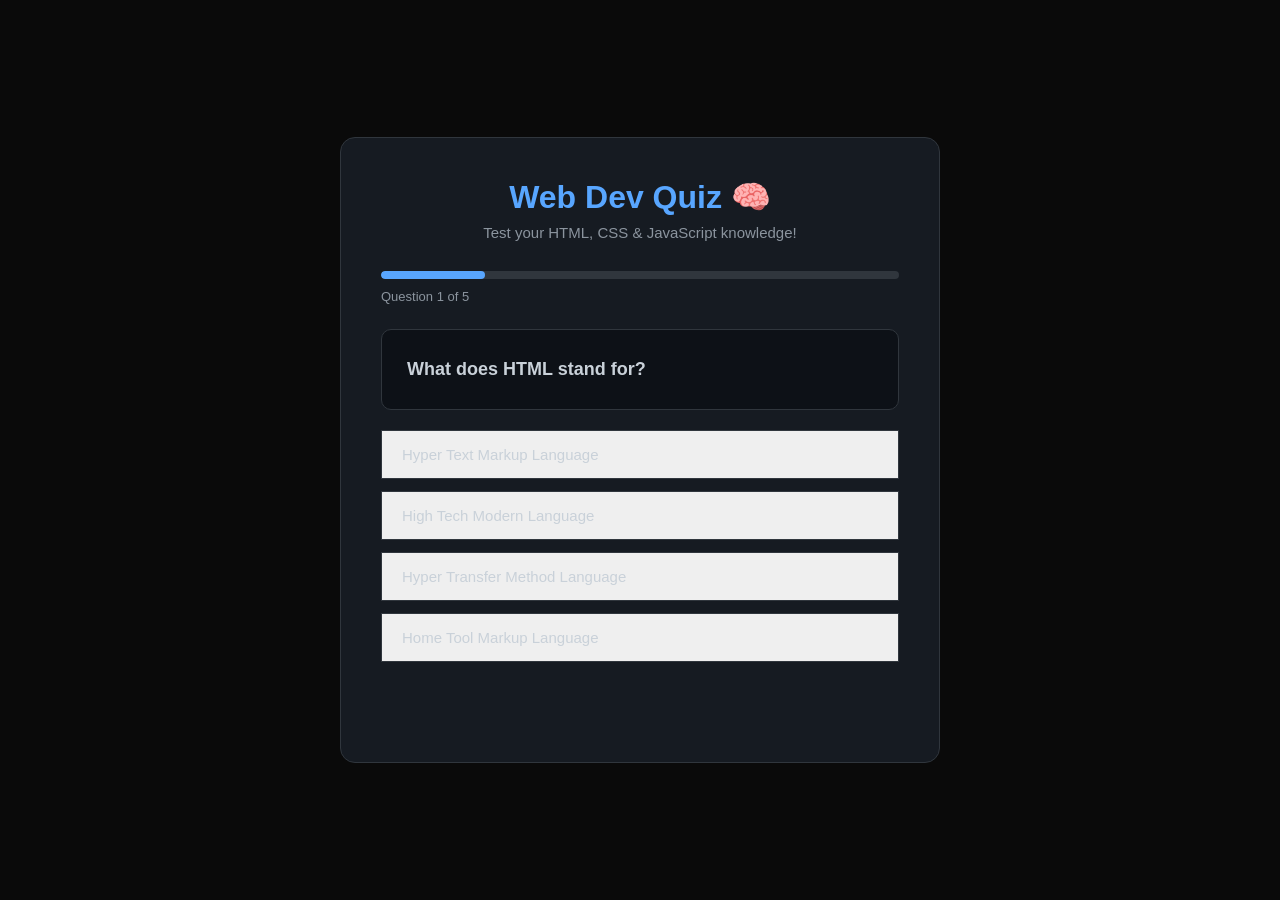
<file: quiz/quiz.html>
<!DOCTYPE html>
<html>

<head>
    <title>Web Dev Quiz 🧠</title>
    <link rel="stylesheet" href="quiz.css" />
</head>

<body>

    <div class="quiz-container">

        <!-- HEADER -->
        <div class="quiz-header">
            <h1>Web Dev Quiz 🧠</h1>
            <p>Test your HTML, CSS & JavaScript knowledge!</p>
        </div>

        <!-- PROGRESS -->
        <div class="progress-bar">
            <div class="progress-fill" id="progressFill"></div>
        </div>
        <p class="progress-text" id="progressText">Question 1 of 5</p>

        <!-- QUESTION -->
        <div class="question-box" id="questionBox">
            <h2 id="questionText">Question goes here</h2>
        </div>

        <!-- OPTIONS -->
        <div class="options-box" id="optionsBox">
            <!-- Options added by JS -->
        </div>

        <!-- FEEDBACK -->
        <p class="feedback" id="feedback"></p>

        <!-- NEXT BUTTON -->
        <button class="next-btn" id="nextBtn" style="display:none">
            Next Question ➡️
        </button>

        <!-- RESULT (hidden initially) -->
        <div class="result-box" id="resultBox" style="display:none">
            <h2>Quiz Complete! 🎉</h2>
            <p id="scoreText"></p>
            <p id="resultMessage"></p>
            <button class="restart-btn" id="restartBtn">
                Try Again 🔄
            </button>
        </div>

    </div>

    <script src="quiz.js"></script>
</body>

</html>
</file>
<file: style.css>
/* ===== TOKENS ===== */
:root {
  --bg:        #0c0c0f;
  --bg-alt:    #111116;
  --surface:   #17171f;
  --border:    #2a2a38;
  --purple:    #bc8cff;
  --purple-dim:#8c5fd4;
  --blue:      #7ab8ff;
  --green:     #4ade80;
  --orange:    #fb923c;
  --text:      #e2e2f0;
  --muted:     #888899;
  --subtle:    #555566;
  --font-sans: 'Inter', system-ui, sans-serif;
  --font-mono: 'JetBrains Mono', monospace;
}

/* ===== RESET ===== */
*, *::before, *::after { box-sizing: border-box; margin: 0; padding: 0; }
html { scroll-behavior: smooth; }
body {
  font-family: var(--font-sans);
  background: var(--bg);
  color: var(--text);
  line-height: 1.65;
  font-size: 15px;
}
a { color: inherit; text-decoration: none; }
strong { color: #fff; font-weight: 600; }

/* ===== UTILS ===== */
.container { max-width: 960px; margin: 0 auto; padding: 0 24px; }
.mono { font-family: var(--font-mono); font-size: 13px; }
.subtle { color: var(--muted); font-size: 13px; }
.section { padding: 90px 0; }
.section-alt { background: var(--bg-alt); }

/* ===== NAV ===== */
#navbar {
  position: fixed; top: 0; left: 0; right: 0; z-index: 100;
  background: rgba(12,12,15,0.85);
  backdrop-filter: blur(12px);
  border-bottom: 1px solid var(--border);
}
.nav-inner {
  max-width: 960px; margin: 0 auto;
  padding: 0 24px;
  display: flex; align-items: center; gap: 32px;
  height: 56px;
}
.nav-logo {
  font-family: var(--font-mono);
  font-weight: 500;
  color: var(--purple);
  font-size: 16px;
  letter-spacing: 1px;
  margin-right: auto;
}
.nav-links { display: flex; gap: 28px; }
.nav-links a {
  color: var(--muted);
  font-size: 14px;
  font-weight: 500;
  transition: color 0.2s;
}
.nav-links a:hover { color: var(--text); }
.theme-btn {
  background: none; border: 1px solid var(--border);
  color: var(--muted); padding: 4px 10px;
  border-radius: 6px; cursor: pointer; font-size: 14px;
  transition: border-color 0.2s;
}
.theme-btn:hover { border-color: var(--purple); }

/* ===== HERO ===== */
.hero {
  min-height: 100vh;
  display: flex; flex-direction: column;
  justify-content: center; align-items: center;
  padding: 100px 24px 60px;
  text-align: center;
  position: relative;
  background:
    radial-gradient(ellipse 60% 40% at 50% 0%, rgba(188,140,255,0.08) 0%, transparent 70%);
}
.hero-inner { max-width: 680px; }
.hero-badge {
  display: inline-block;
  background: rgba(188,140,255,0.1);
  border: 1px solid rgba(188,140,255,0.3);
  color: var(--purple);
  font-size: 12px;
  font-weight: 500;
  padding: 4px 14px;
  border-radius: 20px;
  margin-bottom: 28px;
  letter-spacing: 0.5px;
}
.hero-name {
  font-size: clamp(44px, 8vw, 72px);
  font-weight: 700;
  line-height: 1.05;
  letter-spacing: -2px;
  color: #fff;
  margin-bottom: 20px;
}
.hero-roles {
  display: flex; align-items: center;
  justify-content: center; gap: 10px;
  flex-wrap: wrap;
  margin-bottom: 24px;
}
.role-tag {
  font-family: var(--font-mono);
  font-size: 13px;
  color: var(--purple);
}
.role-sep { color: var(--subtle); }
.hero-bio {
  color: var(--muted);
  font-size: 16px;
  line-height: 1.7;
  max-width: 560px;
  margin: 0 auto 32px;
}
.hero-actions { display: flex; gap: 12px; justify-content: center; margin-bottom: 52px; flex-wrap: wrap; }
.btn-primary {
  background: var(--purple);
  color: #0c0c0f;
  padding: 11px 26px;
  border-radius: 8px;
  font-weight: 600;
  font-size: 14px;
  border: none;
  cursor: pointer;
  transition: background 0.2s, transform 0.2s;
  display: inline-block;
}
.btn-primary:hover { background: #cba8ff; transform: translateY(-1px); }
.btn-outline {
  background: transparent;
  color: var(--text);
  padding: 11px 26px;
  border-radius: 8px;
  font-weight: 500;
  font-size: 14px;
  border: 1px solid var(--border);
  cursor: pointer;
  transition: border-color 0.2s, transform 0.2s;
  display: inline-block;
}
.btn-outline:hover { border-color: var(--purple); transform: translateY(-1px); }
.hero-stats {
  display: flex; gap: 40px; justify-content: center; flex-wrap: wrap;
  border-top: 1px solid var(--border);
  padding-top: 32px;
}
.stat-item { text-align: center; }
.stat-num {
  display: block;
  font-size: 28px;
  font-weight: 700;
  color: var(--purple);
  font-family: var(--font-mono);
}
.stat-lbl { font-size: 12px; color: var(--muted); letter-spacing: 0.5px; }
.hero-scroll {
  position: absolute; bottom: 28px;
  font-size: 12px; color: var(--subtle);
  font-family: var(--font-mono);
  animation: float 2.5s ease-in-out infinite;
}
@keyframes float {
  0%, 100% { transform: translateY(0); }
  50% { transform: translateY(6px); }
}

/* ===== SECTION TITLE ===== */
.section-title {
  font-size: 13px;
  font-family: var(--font-mono);
  color: var(--purple);
  letter-spacing: 2px;
  text-transform: uppercase;
  margin-bottom: 40px;
  padding-bottom: 12px;
  border-bottom: 1px solid var(--border);
}

/* ===== ABOUT ===== */
.about-grid {
  display: grid;
  grid-template-columns: 220px 1fr;
  gap: 48px;
  align-items: start;
}
.avatar-circle {
  width: 80px; height: 80px;
  border-radius: 50%;
  background: linear-gradient(135deg, var(--purple), var(--blue));
  display: flex; align-items: center; justify-content: center;
  font-size: 32px; font-weight: 700; color: #0c0c0f;
  margin-bottom: 16px;
}
.avatar-info p { margin-bottom: 4px; }
.about-text p { color: var(--muted); margin-bottom: 16px; line-height: 1.75; }
.about-text p strong { color: var(--text); }
.about-tags { display: flex; flex-wrap: wrap; gap: 8px; margin-top: 8px; }
.about-tags span {
  font-family: var(--font-mono);
  font-size: 12px;
  color: var(--purple);
  background: rgba(188,140,255,0.08);
  border: 1px solid rgba(188,140,255,0.2);
  padding: 3px 10px;
  border-radius: 4px;
}

/* ===== SKILLS ===== */
.skills-grid {
  display: grid;
  grid-template-columns: repeat(4, 1fr);
  gap: 24px;
}
.skill-group {
  background: var(--surface);
  border: 1px solid var(--border);
  border-radius: 10px;
  padding: 20px;
}
.skill-group-title {
  font-size: 12px;
  font-weight: 600;
  color: var(--muted);
  letter-spacing: 0.8px;
  text-transform: uppercase;
  margin-bottom: 16px;
  font-family: var(--font-mono);
}
.skill-list { display: flex; flex-direction: column; gap: 10px; }
.skill-item { display: flex; align-items: center; gap: 10px; font-size: 14px; color: var(--text); }
.skill-dot { width: 6px; height: 6px; border-radius: 50%; flex-shrink: 0; }
.dot-purple { background: var(--purple); box-shadow: 0 0 6px var(--purple); }
.dot-blue   { background: var(--blue);   box-shadow: 0 0 6px var(--blue); }
.dot-green  { background: var(--green);  box-shadow: 0 0 6px var(--green); }
.dot-orange { background: var(--orange); box-shadow: 0 0 6px var(--orange); }

/* ===== PROJECTS ===== */
.project-category { margin-bottom: 52px; }
.cat-label {
  font-size: 13px; font-weight: 600;
  color: var(--muted); margin-bottom: 20px; letter-spacing: 0.3px;
}
.projects-row {
  display: grid;
  grid-template-columns: repeat(3, 1fr);
  gap: 16px;
}
.project-card {
  background: var(--surface);
  border: 1px solid var(--border);
  border-radius: 10px;
  padding: 20px;
  display: flex; flex-direction: column;
  transition: border-color 0.25s, transform 0.25s;
}
.project-card:hover { border-color: var(--purple); transform: translateY(-3px); }
.project-card.featured { border-color: rgba(188,140,255,0.3); }
.project-top {
  display: flex; justify-content: space-between; align-items: flex-start;
  margin-bottom: 14px;
}
.project-badge {
  font-size: 11px; font-weight: 600;
  padding: 3px 9px; border-radius: 4px;
  font-family: var(--font-mono);
}
.hackathon  { background: rgba(251,146,60,0.15);  color: var(--orange); border: 1px solid rgba(251,146,60,0.3); }
.cert       { background: rgba(74,222,128,0.12);  color: var(--green);  border: 1px solid rgba(74,222,128,0.25); }
.internship { background: rgba(188,140,255,0.12); color: var(--purple); border: 1px solid rgba(188,140,255,0.25); }
.interview  { background: rgba(122,184,255,0.12); color: var(--blue);   border: 1px solid rgba(122,184,255,0.25); }
.project-badge:not(.hackathon):not(.cert):not(.internship):not(.interview) {
  background: rgba(255,255,255,0.05); color: var(--muted); border: 1px solid var(--border);
}
.project-links { display: flex; gap: 10px; }
.project-links a {
  font-size: 12px; color: var(--muted);
  font-family: var(--font-mono); transition: color 0.2s;
}
.project-links a:hover { color: var(--purple); }
.project-card h4 { font-size: 15px; font-weight: 600; color: #fff; margin-bottom: 8px; }
.project-card p  { font-size: 13px; color: var(--muted); line-height: 1.65; flex: 1; margin-bottom: 16px; }
.project-tags { display: flex; flex-wrap: wrap; gap: 6px; margin-top: auto; }
.project-tags span {
  font-size: 11px; font-family: var(--font-mono);
  color: var(--subtle);
  background: rgba(255,255,255,0.04);
  border: 1px solid var(--border);
  padding: 2px 8px; border-radius: 3px;
}

/* ===== CERTS ===== */
.certs-grid {
  display: grid; grid-template-columns: repeat(2, 1fr); gap: 14px;
}
.cert-card {
  background: var(--surface); border: 1px solid var(--border);
  border-radius: 10px; padding: 18px 20px;
  display: flex; align-items: flex-start; gap: 14px;
  transition: border-color 0.2s;
}
.cert-card:hover { border-color: var(--purple); }
.cert-icon { font-size: 22px; flex-shrink: 0; margin-top: 2px; }
.cert-info h4 { font-size: 14px; font-weight: 600; color: var(--text); margin-bottom: 4px; }
.cert-info p  { font-size: 12px; color: var(--muted); margin-bottom: 4px; }
.cert-date { font-family: var(--font-mono); font-size: 11px; color: var(--subtle); }
.cert-link {
  display: inline-block; margin-top: 8px;
  font-size: 12px; color: var(--purple);
  font-family: var(--font-mono); transition: opacity 0.2s;
}
.cert-link:hover { opacity: 0.8; }

/* ===== CONTACT ===== */
.contact-wrapper {
  display: grid; grid-template-columns: 1fr 1fr;
  gap: 56px; align-items: start;
}
.contact-intro { color: var(--muted); font-size: 15px; line-height: 1.75; margin-bottom: 28px; }
.contact-links { display: flex; flex-direction: column; gap: 14px; }
.contact-item {
  display: flex; align-items: center; gap: 12px;
  color: var(--muted); font-size: 14px; transition: color 0.2s;
}
.contact-item:hover { color: var(--purple); }
.contact-icon { font-size: 18px; flex-shrink: 0; }
.contact-form { display: flex; flex-direction: column; gap: 12px; }
.contact-form input,
.contact-form textarea {
  background: var(--surface); border: 1px solid var(--border);
  border-radius: 8px; padding: 12px 14px;
  color: var(--text); font-family: var(--font-sans);
  font-size: 14px; transition: border-color 0.2s; width: 100%;
}
.contact-form input::placeholder,
.contact-form textarea::placeholder { color: var(--subtle); }
.contact-form input:focus,
.contact-form textarea:focus { outline: none; border-color: var(--purple); }
.contact-form textarea { resize: vertical; }
#formMsg { font-size: 13px; min-height: 18px; font-weight: 500; }
.full-width { width: 100%; }

/* ===== FOOTER ===== */
footer { border-top: 1px solid var(--border); padding: 28px 24px; }
.footer-inner {
  max-width: 960px; margin: 0 auto;
  display: flex; justify-content: space-between; align-items: center;
  flex-wrap: wrap; gap: 8px;
}

/* ===== LIGHT MODE ===== */
body.light {
  --bg: #f8f8fc; --bg-alt: #f0f0f8;
  --surface: #ffffff; --border: #dddde8;
  --text: #18181f; --muted: #555566; --subtle: #aaaacc;
}
body.light #navbar { background: rgba(248,248,252,0.9); }
body.light .project-card h4 { color: var(--text); }
body.light strong { color: var(--text); }
body.light .hero-name { color: #18181f; }
body.light .hero-bio { color: #444455; }
body.light .stat-lbl { color: #555566; }
body.light .hero-scroll { color: #aaaacc; }

/* ===== RESPONSIVE ===== */
@media (max-width: 768px) {
  .skills-grid     { grid-template-columns: repeat(2, 1fr); }
  .projects-row    { grid-template-columns: 1fr; }
  .certs-grid      { grid-template-columns: 1fr; }
  .about-grid      { grid-template-columns: 1fr; }
  .contact-wrapper { grid-template-columns: 1fr; gap: 36px; }
  .hero-stats      { gap: 24px; }
  .nav-links       { display: none; }
}
@media (max-width: 480px) {
  .skills-grid { grid-template-columns: 1fr; }
}
</file>
<file: Football Zone/style.css>
/* Dark theme start */
body {
    background-color: #0a0a0a;
    color: #e0e0e0;
    font-family: 'Segoe UI', sans-serif;
    margin: 0;
    padding: 0;
}
 
header {
    background: #161b22; /* Fixed invalid gradient */
    color: #e0e0e0;
    padding: 10px 0;
}

header h1 {
    font-size: 24px; /* Fixed from medium */
    color: #e0e0e0;
    letter-spacing: normal;
    margin: 10px auto;
    text-align: center;
    border: 1px solid #30363d;
    display: inline-block;
    padding: 10px 20px;
    width: fit-content;
}
 
nav {
    background-color: #161b22;
    color: #e0e0e0;
    padding: 20px;
    text-align: center;
    position: static;
    z-index: 10; /* Fixed invalid percentage */
    border-bottom: 1px solid #0a0a0a;
    border: 1px solid #30363d;
}

nav a {
    color: #e0e0e0;
    text-decoration: none;
    margin: 0 20px;
    font-weight: 400;
    font-size: 15px;
    transition: color 0.3s ease;
}

nav a:hover {
    color: #58a6ff;
}

main {
    max-width: 900px;
    margin: 0 auto;
    padding: 40px 20px;
} 

section {
    margin-bottom: 70px;
}

h2 {
    font-size: 28px; /* Fixed from auto */
    color: #e0e0e0;
    margin-bottom: 25px;
    padding-bottom: 10px;
    display: block;
    border-bottom: 1px solid #30363d;
}

.players-grid {
    display: grid;
    grid-template-columns: repeat(2, 1fr);
    gap: 20px;
}

.players-box {
    background-color: #0a0a0a;
    border: 1px solid #58a6ff;
    padding: 30px;
    text-align: center;
    border-radius: 0 10px;
    margin-bottom: 15px;
    font-weight: 600;
}

.player-card {
    background-color: #161b22; /* Changed to block color to stand out */
    color: #e0e0e0;
    border: 1px solid #30363d;
    padding: 20px;
    margin-bottom: 15px;
    border-radius: 8px; /* Fixed broken syntax */
    transition: all 0.2s ease;
    text-align: center;
}

.player-card h2 {
    font-size: 20px;
    border-bottom: none;
    margin-top: 0;
}

.player-card:hover {
    border-color: #58a6ff;
    transform: translateY(-3px);
}

.favourite-box {
    display: flex;
    gap: 15px;
    flex-wrap: wrap;
    color: #e0e0e0;
}

.favourite-item {
    flex: 1;
    min-width: 120px;
    background-color: #0a0a0a;
    color: #e0e0e0;
    padding: 20px 25px;
    border-radius: 10px;
    text-align: center;
    cursor: pointer;
    font-weight: 600;
    transition: all 0.3s ease;
    border: 1px solid #161b22;
}

.favourite-item:hover {
    border-color: #58a6ff;
    background-color: #0a0a0a;
    transform: translateY(-3px);
    box-shadow: 0 4px 15px rgba(88, 166, 255, 0.2);
}

.team-list {
    list-style: none;
    padding: 0;
}

.team-list li {
    background-color: #161b22;
    padding: 18px 20px;
    margin-bottom: 12px;
    border-left: 3px solid #58a6ff;
    color: #c9d1d9;
    font-weight: 500;
    transition: all 0.3s ease;
    border-top: 1px solid #30363d;
    border-right: 1px solid #30363d;
    border-bottom: 1px solid #30363d;
}

.team-list li:hover {
    background-color: #0a0a0a;
    color: #58a6ff;
    transform: translateX(5px);
}

/* =================================================== */
/* NEW STYLES: INTERACTIVE FAN ZONE CHEER BOARD       */
/* =================================================== */
.section-subtitle {
    color: #8b949e;
    margin-top: -15px;
    margin-bottom: 25px;
}

.fanzone-container {
    display: grid;
    grid-template-columns: 1fr 1fr;
    gap: 30px;
}

.cheer-form-box, .cheer-wall-box {
    background-color: #161b22;
    border: 1px solid #30363d;
    padding: 25px;
    border-radius: 12px;
}

.cheer-form-box h3, .cheer-wall-box h3 {
    margin-top: 0;
    margin-bottom: 20px;
    color: #58a6ff;
    border-bottom: 1px solid #30363d;
    padding-bottom: 10px;
}

.form-group {
    margin-bottom: 18px;
    text-align: left;
}

.form-group label {
    display: block;
    margin-bottom: 8px;
    font-size: 14px;
    color: #c9d1d9;
}

.form-group input, .form-group select, .form-group textarea {
    width: 100%;
    padding: 10px;
    background-color: #0a0a0a;
    border: 1px solid #30363d;
    border-radius: 6px;
    color: #e0e0e0;
    font-family: inherit;
    box-sizing: border-box;
}

.form-group input:focus, .form-group select:focus, .form-group textarea:focus {
    border-color: #58a6ff;
    outline: none;
}

#postCheerBtn {
    width: 100%;
    background-color: #238636;
    color: white;
    border: none;
    padding: 12px;
    border-radius: 6px;
    font-weight: 600;
    cursor: pointer;
    transition: background 0.2s ease;
}

#postCheerBtn:hover {
    background-color: #2ea043;
}

#liveCheerFeed {
    max-height: 320px;
    overflow-y: auto;
    padding-right: 5px;
}

.cheer-card {
    background-color: #0a0a0a;
    border: 1px solid #30363d;
    padding: 15px;
    border-radius: 8px;
    margin-bottom: 15px;
    text-align: left;
}

.cheer-card h4 {
    margin: 0 0 8px 0;
    font-size: 15px;
    color: #58a6ff;
}

.cheer-card h4 span {
    font-size: 12px;
    color: #8b949e;
    font-weight: normal;
    display: block;
}

.cheer-card p {
    margin: 0;
    font-style: italic;
    color: #c9d1d9;
}

/* Custom Individual Player Accent Highlights */
.ronaldo-theme { border-left: 4px solid #daa520; }
.neymar-theme { border-left: 4px solid #2ea043; }

/* =================================================== */
/* NEW STYLES: PLAYER DATABASE & CALCULATOR            */
/* =================================================== */
#player-hub {
    margin-top: 50px;
}

.search-container, .stats-container, .calculator-container, .results-container {
    background-color: #161b22;
    border: 1px solid #30363d;
    padding: 20px;
    border-radius: 10px;
    margin-bottom: 20px;
}

.search-box {
    display: flex;
    gap: 10px;
}

.search-box input {
    flex: 1;
    padding: 10px;
    background-color: #0a0a0a;
    border: 1px solid #30363d;
    border-radius: 6px;
    color: white;
}

.search-box button, #calculateBtn {
    background-color: #1f6feb;
    color: white;
    border: none;
    padding: 10px 20px;
    border-radius: 6px;
    cursor: pointer;
    font-weight: 600;
}

.search-box button:hover, #calculateBtn:hover {
    background-color: #388bfd;
}

.placeholder-text {
    color: #8b949e;
    font-style: italic;
}

/* ==== FOOTER ==== */
footer {
    background-color: #161b22;
    color: #e0e0e0;
    text-align: center;
    padding: 25px;
    border-top: 1px solid #30363d;
    font-size: 14px;
}

/* 1. Futuristic Background & Glassmorphism */
body {
    background: radial-gradient(circle at top right, #1a1a2e, #0a0a0a); /* Deep depth gradient */
    color: #e0e0e0;
    font-family: 'Inter', 'Segoe UI', sans-serif; /* Modern cleaner font */
    line-height: 1.6;
}

/* 2. Glow Effect for Title */
header h1 {
    font-size: 2.5rem;
    text-transform: uppercase;
    background: linear-gradient(90deg, #58a6ff, #bc85ff);
    -webkit-background-clip: text;
    -webkit-text-fill-color: transparent;
    text-shadow: 0 0 20px rgba(88, 166, 255, 0.3);
    border: none; /* Removed the old border for a cleaner look */
    margin-top: 40px;
}

/* 3. Glassmorphic Player Cards */
.player-card {
    background: rgba(22, 27, 34, 0.6); /* Translucent */
    backdrop-filter: blur(10px); /* Frosted glass effect */
    border: 1px solid rgba(255, 255, 255, 0.1);
    box-shadow: 0 8px 32px 0 rgba(0, 0, 0, 0.37);
    border-radius: 20px;
    padding: 30px;
    transition: transform 0.4s cubic-bezier(0.175, 0.885, 0.32, 1.275);
}

.player-card:hover {
    transform: scale(1.05) rotate(1deg); /* Pop-out effect */
    border-color: #58a6ff;
    background: rgba(22, 27, 34, 0.8);
}

/* 4. Neon Accents for the Fan Zone */
.cheer-form-box, .cheer-wall-box {
    background: rgba(13, 17, 23, 0.8);
    border: 1px solid #30363d;
    box-shadow: inset 0 0 15px rgba(88, 166, 255, 0.05);
}

/* Glowing Post Button */
#postCheerBtn {
    background: linear-gradient(45deg, #238636, #2ea043);
    box-shadow: 0 4px 15px rgba(35, 134, 54, 0.4);
    text-transform: uppercase;
    letter-spacing: 1px;
}

#postCheerBtn:hover {
    box-shadow: 0 0 25px rgba(46, 160, 67, 0.6);
}

/* 5. Modern Animated Navigation */
nav a {
    position: relative;
    padding-bottom: 5px;
}

nav a::after {
    content: '';
    position: absolute;
    width: 0;
    height: 2px;
    bottom: 0;
    left: 0;
    background-color: #58a6ff;
    transition: width 0.3s ease;
}

nav a:hover::after {
    width: 100%;
}
/* --- High-End Search Box Styling --- */
.search-wrapper {
    display: flex;
    gap: 15px;
    background: rgba(255, 255, 255, 0.03);
    padding: 10px;
    border-radius: 50px; /* Pill shape for a modern look */
    border: 1px solid rgba(88, 166, 255, 0.2);
    box-shadow: 0 0 20px rgba(0, 0, 0, 0.5);
    transition: all 0.4s ease;
}

.search-wrapper:focus-within {
    border-color: #58a6ff;
    box-shadow: 0 0 25px rgba(88, 166, 255, 0.3);
    transform: translateY(-2px);
}

.search-input-group {
    display: flex;
    align-items: center;
    flex: 1;
    padding-left: 15px;
}

.search-icon {
    font-size: 1.2rem;
    margin-right: 10px;
    opacity: 0.6;
}

.search-wrapper input {
    background: transparent !important;
    border: none !important;
    outline: none !important;
    font-size: 1rem;
    color: #fff;
    width: 100%;
}

#searchBtn {
    background: linear-gradient(135deg, #58a6ff 0%, #005cc5 100%);
    border-radius: 40px;
    padding: 10px 25px;
    border: none;
    color: white;
    font-weight: 700;
    text-transform: uppercase;
    cursor: pointer;
    transition: all 0.3s ease;
}

#searchBtn:hover {
    letter-spacing: 1px;
    box-shadow: 0 0 15px #58a6ff;
}

/* --- Advanced Hover Animations for Player Cards --- */
.player-card {
    position: relative;
    overflow: hidden; /* Clips the inner glow */
    background: rgba(22, 27, 34, 0.7);
    backdrop-filter: blur(12px);
    border: 1px solid rgba(255, 255, 255, 0.05);
    border-radius: 15px;
    transition: all 0.5s cubic-bezier(0.23, 1, 0.32, 1);
}

/* The "Pulse" Hover Effect */
.player-card:hover {
    transform: translateY(-10px) scale(1.02);
    border-color: #58a6ff;
    background: rgba(30, 35, 45, 0.9);
    box-shadow: 0 15px 35px rgba(0, 0, 0, 0.5), 
                0 0 15px rgba(88, 166, 255, 0.2);
}

/* Subtle Animated Border for Card Headers */
.player-card h2 {
    position: relative;
    display: inline-block;
}

.player-card h2::after {
    content: '';
    position: absolute;
    width: 0;
    height: 2px;
    bottom: -5px;
    left: 0;
    background: #58a6ff;
    transition: width 0.4s ease;
}

.player-card:hover h2::after {
    width: 100%;
}

/* Smooth Scrollbar for the Live Feed */
#liveCheerFeed::-webkit-scrollbar {
    width: 6px;
}

#liveCheerFeed::-webkit-scrollbar-thumb {
    background: #30363d;
    border-radius: 10px;
}

#liveCheerFeed::-webkit-scrollbar-thumb:hover {
    background: #58a6ff;
}
</file>
<file: football-zone/style.css>
/* Dark theme start */
body {
    background-color: #0a0a0a;
    color: #e0e0e0;
    font-family: 'Segoe UI', sans-serif;
    margin: 0;
    padding: 0;
}
 
header {
    background: #161b22; /* Fixed invalid gradient */
    color: #e0e0e0;
    padding: 10px 0;
}

header h1 {
    font-size: 24px; /* Fixed from medium */
    color: #e0e0e0;
    letter-spacing: normal;
    margin: 10px auto;
    text-align: center;
    border: 1px solid #30363d;
    display: inline-block;
    padding: 10px 20px;
    width: fit-content;
}
 
nav {
    background-color: #161b22;
    color: #e0e0e0;
    padding: 20px;
    text-align: center;
    position: static;
    z-index: 10; /* Fixed invalid percentage */
    border-bottom: 1px solid #0a0a0a;
    border: 1px solid #30363d;
}

nav a {
    color: #e0e0e0;
    text-decoration: none;
    margin: 0 20px;
    font-weight: 400;
    font-size: 15px;
    transition: color 0.3s ease;
}

nav a:hover {
    color: #58a6ff;
}

main {
    max-width: 900px;
    margin: 0 auto;
    padding: 40px 20px;
} 

section {
    margin-bottom: 70px;
}

h2 {
    font-size: 28px; /* Fixed from auto */
    color: #e0e0e0;
    margin-bottom: 25px;
    padding-bottom: 10px;
    display: block;
    border-bottom: 1px solid #30363d;
}

.players-grid {
    display: grid;
    grid-template-columns: repeat(2, 1fr);
    gap: 20px;
}

.players-box {
    background-color: #0a0a0a;
    border: 1px solid #58a6ff;
    padding: 30px;
    text-align: center;
    border-radius: 0 10px;
    margin-bottom: 15px;
    font-weight: 600;
}

.player-card {
    background-color: #161b22; /* Changed to block color to stand out */
    color: #e0e0e0;
    border: 1px solid #30363d;
    padding: 20px;
    margin-bottom: 15px;
    border-radius: 8px; /* Fixed broken syntax */
    transition: all 0.2s ease;
    text-align: center;
}

.player-card h2 {
    font-size: 20px;
    border-bottom: none;
    margin-top: 0;
}

.player-card:hover {
    border-color: #58a6ff;
    transform: translateY(-3px);
}

.favourite-box {
    display: flex;
    gap: 15px;
    flex-wrap: wrap;
    color: #e0e0e0;
}

.favourite-item {
    flex: 1;
    min-width: 120px;
    background-color: #0a0a0a;
    color: #e0e0e0;
    padding: 20px 25px;
    border-radius: 10px;
    text-align: center;
    cursor: pointer;
    font-weight: 600;
    transition: all 0.3s ease;
    border: 1px solid #161b22;
}

.favourite-item:hover {
    border-color: #58a6ff;
    background-color: #0a0a0a;
    transform: translateY(-3px);
    box-shadow: 0 4px 15px rgba(88, 166, 255, 0.2);
}

.team-list {
    list-style: none;
    padding: 0;
}

.team-list li {
    background-color: #161b22;
    padding: 18px 20px;
    margin-bottom: 12px;
    border-left: 3px solid #58a6ff;
    color: #c9d1d9;
    font-weight: 500;
    transition: all 0.3s ease;
    border-top: 1px solid #30363d;
    border-right: 1px solid #30363d;
    border-bottom: 1px solid #30363d;
}

.team-list li:hover {
    background-color: #0a0a0a;
    color: #58a6ff;
    transform: translateX(5px);
}

/* =================================================== */
/* NEW STYLES: INTERACTIVE FAN ZONE CHEER BOARD       */
/* =================================================== */
.section-subtitle {
    color: #8b949e;
    margin-top: -15px;
    margin-bottom: 25px;
}

.fanzone-container {
    display: grid;
    grid-template-columns: 1fr 1fr;
    gap: 30px;
}

.cheer-form-box, .cheer-wall-box {
    background-color: #161b22;
    border: 1px solid #30363d;
    padding: 25px;
    border-radius: 12px;
}

.cheer-form-box h3, .cheer-wall-box h3 {
    margin-top: 0;
    margin-bottom: 20px;
    color: #58a6ff;
    border-bottom: 1px solid #30363d;
    padding-bottom: 10px;
}

.form-group {
    margin-bottom: 18px;
    text-align: left;
}

.form-group label {
    display: block;
    margin-bottom: 8px;
    font-size: 14px;
    color: #c9d1d9;
}

.form-group input, .form-group select, .form-group textarea {
    width: 100%;
    padding: 10px;
    background-color: #0a0a0a;
    border: 1px solid #30363d;
    border-radius: 6px;
    color: #e0e0e0;
    font-family: inherit;
    box-sizing: border-box;
}

.form-group input:focus, .form-group select:focus, .form-group textarea:focus {
    border-color: #58a6ff;
    outline: none;
}

#postCheerBtn {
    width: 100%;
    background-color: #238636;
    color: white;
    border: none;
    padding: 12px;
    border-radius: 6px;
    font-weight: 600;
    cursor: pointer;
    transition: background 0.2s ease;
}

#postCheerBtn:hover {
    background-color: #2ea043;
}

#liveCheerFeed {
    max-height: 320px;
    overflow-y: auto;
    padding-right: 5px;
}

.cheer-card {
    background-color: #0a0a0a;
    border: 1px solid #30363d;
    padding: 15px;
    border-radius: 8px;
    margin-bottom: 15px;
    text-align: left;
}

.cheer-card h4 {
    margin: 0 0 8px 0;
    font-size: 15px;
    color: #58a6ff;
}

.cheer-card h4 span {
    font-size: 12px;
    color: #8b949e;
    font-weight: normal;
    display: block;
}

.cheer-card p {
    margin: 0;
    font-style: italic;
    color: #c9d1d9;
}

/* Custom Individual Player Accent Highlights */
.ronaldo-theme { border-left: 4px solid #daa520; }
.neymar-theme { border-left: 4px solid #2ea043; }

/* =================================================== */
/* NEW STYLES: PLAYER DATABASE & CALCULATOR            */
/* =================================================== */
#player-hub {
    margin-top: 50px;
}

.search-container, .stats-container, .calculator-container, .results-container {
    background-color: #161b22;
    border: 1px solid #30363d;
    padding: 20px;
    border-radius: 10px;
    margin-bottom: 20px;
}

.search-box {
    display: flex;
    gap: 10px;
}

.search-box input {
    flex: 1;
    padding: 10px;
    background-color: #0a0a0a;
    border: 1px solid #30363d;
    border-radius: 6px;
    color: white;
}

.search-box button, #calculateBtn {
    background-color: #1f6feb;
    color: white;
    border: none;
    padding: 10px 20px;
    border-radius: 6px;
    cursor: pointer;
    font-weight: 600;
}

.search-box button:hover, #calculateBtn:hover {
    background-color: #388bfd;
}

.placeholder-text {
    color: #8b949e;
    font-style: italic;
}

/* ==== FOOTER ==== */
footer {
    background-color: #161b22;
    color: #e0e0e0;
    text-align: center;
    padding: 25px;
    border-top: 1px solid #30363d;
    font-size: 14px;
}

/* 1. Futuristic Background & Glassmorphism */
body {
    background: radial-gradient(circle at top right, #1a1a2e, #0a0a0a); /* Deep depth gradient */
    color: #e0e0e0;
    font-family: 'Inter', 'Segoe UI', sans-serif; /* Modern cleaner font */
    line-height: 1.6;
}

/* 2. Glow Effect for Title */
header h1 {
    font-size: 2.5rem;
    text-transform: uppercase;
    background: linear-gradient(90deg, #58a6ff, #bc85ff);
    background-clip: text;
    -webkit-background-clip: text;
    -webkit-text-fill-color: transparent;
    text-shadow: 0 0 20px rgba(88, 166, 255, 0.3);
    border: none; /* Removed the old border for a cleaner look */
    margin-top: 40px;
}

/* 3. Glassmorphic Player Cards */
.player-card {
    background: rgba(22, 27, 34, 0.6); /* Translucent */
    backdrop-filter: blur(10px); /* Frosted glass effect */
    border: 1px solid rgba(255, 255, 255, 0.1);
    box-shadow: 0 8px 32px 0 rgba(0, 0, 0, 0.37);
    border-radius: 20px;
    padding: 30px;
    transition: transform 0.4s cubic-bezier(0.175, 0.885, 0.32, 1.275);
}

.player-card:hover {
    transform: scale(1.05) rotate(1deg); /* Pop-out effect */
    border-color: #58a6ff;
    background: rgba(22, 27, 34, 0.8);
}

/* 4. Neon Accents for the Fan Zone */
.cheer-form-box, .cheer-wall-box {
    background: rgba(13, 17, 23, 0.8);
    border: 1px solid #30363d;
    box-shadow: inset 0 0 15px rgba(88, 166, 255, 0.05);
}

/* Glowing Post Button */
#postCheerBtn {
    background: linear-gradient(45deg, #238636, #2ea043);
    box-shadow: 0 4px 15px rgba(35, 134, 54, 0.4);
    text-transform: uppercase;
    letter-spacing: 1px;
}

#postCheerBtn:hover {
    box-shadow: 0 0 25px rgba(46, 160, 67, 0.6);
}

/* 5. Modern Animated Navigation */
nav a {
    position: relative;
    padding-bottom: 5px;
}

nav a::after {
    content: '';
    position: absolute;
    width: 0;
    height: 2px;
    bottom: 0;
    left: 0;
    background-color: #58a6ff;
    transition: width 0.3s ease;
}

nav a:hover::after {
    width: 100%;
}
/* --- High-End Search Box Styling --- */
.search-wrapper {
    display: flex;
    gap: 15px;
    background: rgba(255, 255, 255, 0.03);
    padding: 10px;
    border-radius: 50px; /* Pill shape for a modern look */
    border: 1px solid rgba(88, 166, 255, 0.2);
    box-shadow: 0 0 20px rgba(0, 0, 0, 0.5);
    transition: all 0.4s ease;
}

.search-wrapper:focus-within {
    border-color: #58a6ff;
    box-shadow: 0 0 25px rgba(88, 166, 255, 0.3);
    transform: translateY(-2px);
}

.search-input-group {
    display: flex;
    align-items: center;
    flex: 1;
    padding-left: 15px;
}

.search-icon {
    font-size: 1.2rem;
    margin-right: 10px;
    opacity: 0.6;
}

.search-wrapper input {
    background: transparent !important;
    border: none !important;
    outline: none !important;
    font-size: 1rem;
    color: #fff;
    width: 100%;
}

#searchBtn {
    background: linear-gradient(135deg, #58a6ff 0%, #005cc5 100%);
    border-radius: 40px;
    padding: 10px 25px;
    border: none;
    color: white;
    font-weight: 700;
    text-transform: uppercase;
    cursor: pointer;
    transition: all 0.3s ease;
}

#searchBtn:hover {
    letter-spacing: 1px;
    box-shadow: 0 0 15px #58a6ff;
}

/* --- Advanced Hover Animations for Player Cards --- */
.player-card {
    position: relative;
    overflow: hidden; /* Clips the inner glow */
    background: rgba(22, 27, 34, 0.7);
    backdrop-filter: blur(12px);
    border: 1px solid rgba(255, 255, 255, 0.05);
    border-radius: 15px;
    transition: all 0.5s cubic-bezier(0.23, 1, 0.32, 1);
}

/* The "Pulse" Hover Effect */
.player-card:hover {
    transform: translateY(-10px) scale(1.02);
    border-color: #58a6ff;
    background: rgba(30, 35, 45, 0.9);
    box-shadow: 0 15px 35px rgba(0, 0, 0, 0.5), 
                0 0 15px rgba(88, 166, 255, 0.2);
}

/* Subtle Animated Border for Card Headers */
.player-card h2 {
    position: relative;
    display: inline-block;
}

.player-card h2::after {
    content: '';
    position: absolute;
    width: 0;
    height: 2px;
    bottom: -5px;
    left: 0;
    background: #58a6ff;
    transition: width 0.4s ease;
}

.player-card:hover h2::after {
    width: 100%;
}

/* Smooth Scrollbar for the Live Feed */
#liveCheerFeed::-webkit-scrollbar {
    width: 6px;
}

#liveCheerFeed::-webkit-scrollbar-thumb {
    background: #30363d;
    border-radius: 10px;
}

#liveCheerFeed::-webkit-scrollbar-thumb:hover {
    background: #58a6ff;
}
</file>
<file: quiz/quiz.css>
* {
    margin: 0;
    padding: 0;
    box-sizing: border-box;
}

body {
    font-family: 'Segoe UI', sans-serif;
    background-color: #0a0a0a;
    color: #e0e0e0;
    display: flex;
    justify-content: center;
    align-items: center;
    min-height: 100vh;
    padding: 20px;
}

.quiz-container {
    background-color: #161b22;
    border: 1px solid #30363d;
    border-radius: 15px;
    padding: 40px;
    max-width: 600px;
    width: 100%;
}

.quiz-header {
    text-align: center;
    margin-bottom: 30px;
}

.quiz-header h1 {
    color: #58a6ff;
    font-size: 32px;
    margin-bottom: 8px;
}

.quiz-header p {
    color: #8b949e;
    font-size: 15px;
}

/* PROGRESS BAR */
.progress-bar {
    background-color: #30363d;
    border-radius: 10px;
    height: 8px;
    margin-bottom: 10px;
    overflow: hidden;
}

.progress-fill {
    background-color: #58a6ff;
    height: 100%;
    border-radius:10px;
    transition: width 0.5s ease;
    width: 20%;
}

.progress-text {
    color: #8b949e;
    font-size: 13px;
    margin-bottom: 25px;
}

/* QUESTION */
.question-box {
    background-color: #0d1117;
    border: 1px solid #30363d;
    border-radius: 10px;
    padding: 25px;
    margin-bottom: 20px;
}

.question-box h2 {
    color: #c9d1d9;
    font-size: 18px;
    line-height: 1.6;
}

/* OPTIONS */
.options-box {
    display: flex;
    flex-direction: column;
    gap: 12px;
    margin-bottom: 20px;
}

.option-btn {
    border-color: #0d1117;
    color: #c9d1d9;
    border: 1px solid #30363d;
    padding: 15px 20px;
    text-align: left;
    font-size: 15px;
    cursor: pointer;
    transition: all 0.3s ease;
}

.option-btn:hover {
    border-color: #58a6ff;
    color: #58a6ff;
    background-color: #1f291f;
}

.option-btn.correct {
    border-color: #3fb950;
    background-color: #1a3a1a;
    color: #3fb950;
}

.option-btn.wrong {
    border-color: #f85149;
    background-color: #3a1a1a;
    color: #f85149;
}

.option-btn:disabled {
    cursor: not-allowed;
}

/* FEEDBACK */
.feedback {
    font-size: 16px;
    font-weight: 600;
    min-height: 25px;
    margin-bottom: 15px;
    text-align: center;
}

/* BUTTONS */
.next-btn {
    width: 100%;
    background-color: #238636;
    color: white;
    border: none;
    padding: 14px;
    border-radius: 8px;
    font-size: 16px;
    cursor: pointer;
    font-weight: 600;
    transition: all 0.3s ease;
}

.next-btn:hover {
    background-color: #2ea043;
    transform: translateY(-2px);
}

/* RESULT */
.result-box{
    text-align: center;
    padding: 20px;
}

.result-box h2 {
    color: #58a6ff;
    font-size: 28px;
    margin-bottom: 15px;
}

#scoreText {
    font-size: 48px;
    font-weight: 700;
    color: #3fb950;
    margin-bottom: 10px;
}

#resultMessage {
    color: #8b949e;
    font-size: 16px;
    margin-bottom: 25px;
}

.restart-btn {
    background-color: #58a6ff;
    color: #0a0a0a;
    border: none;
    padding: 12px 30px;
    border-radius: 8px;
    font-size: 16px;
    cursor: pointer;
    font-weight: 700;
    transition: all 0.3s ease;
}

.restart-btn:hover {
    background-color: #79c0ff;
    transform: translateY(-2px);
}
</file>
